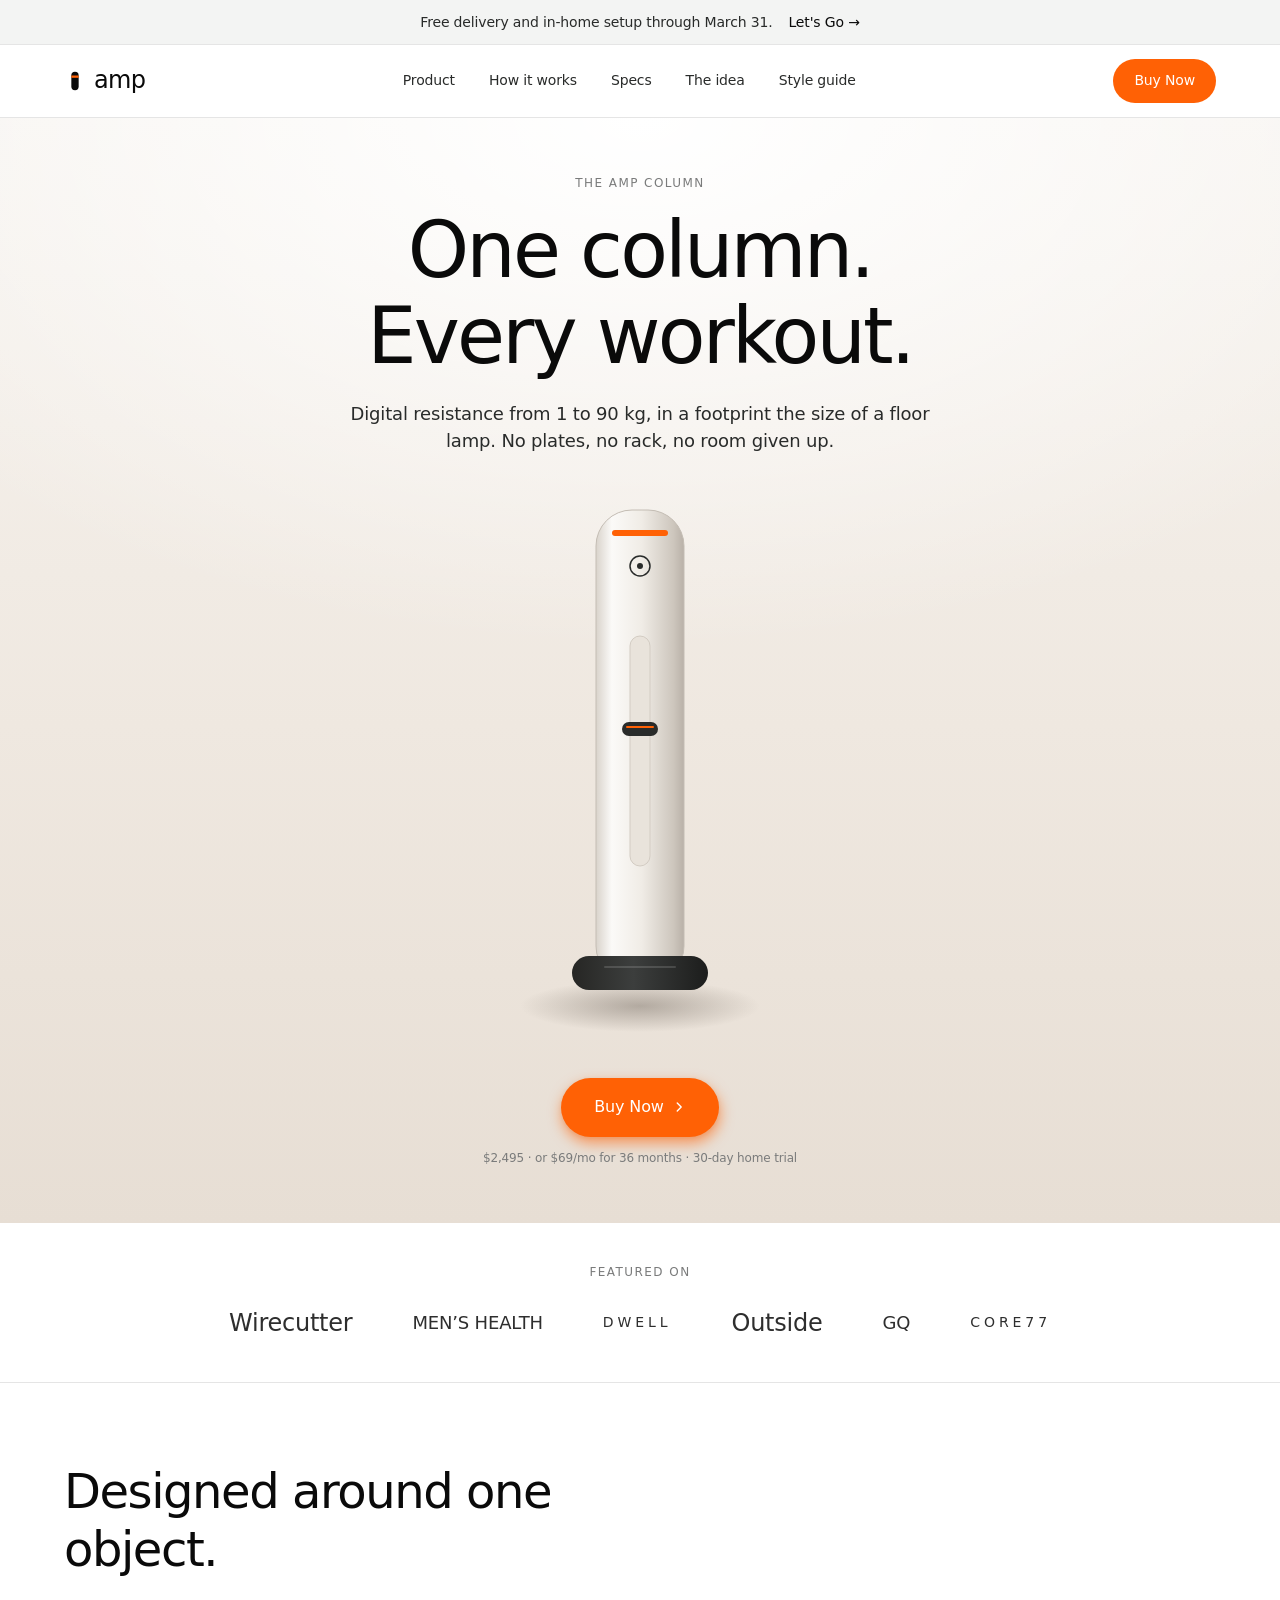
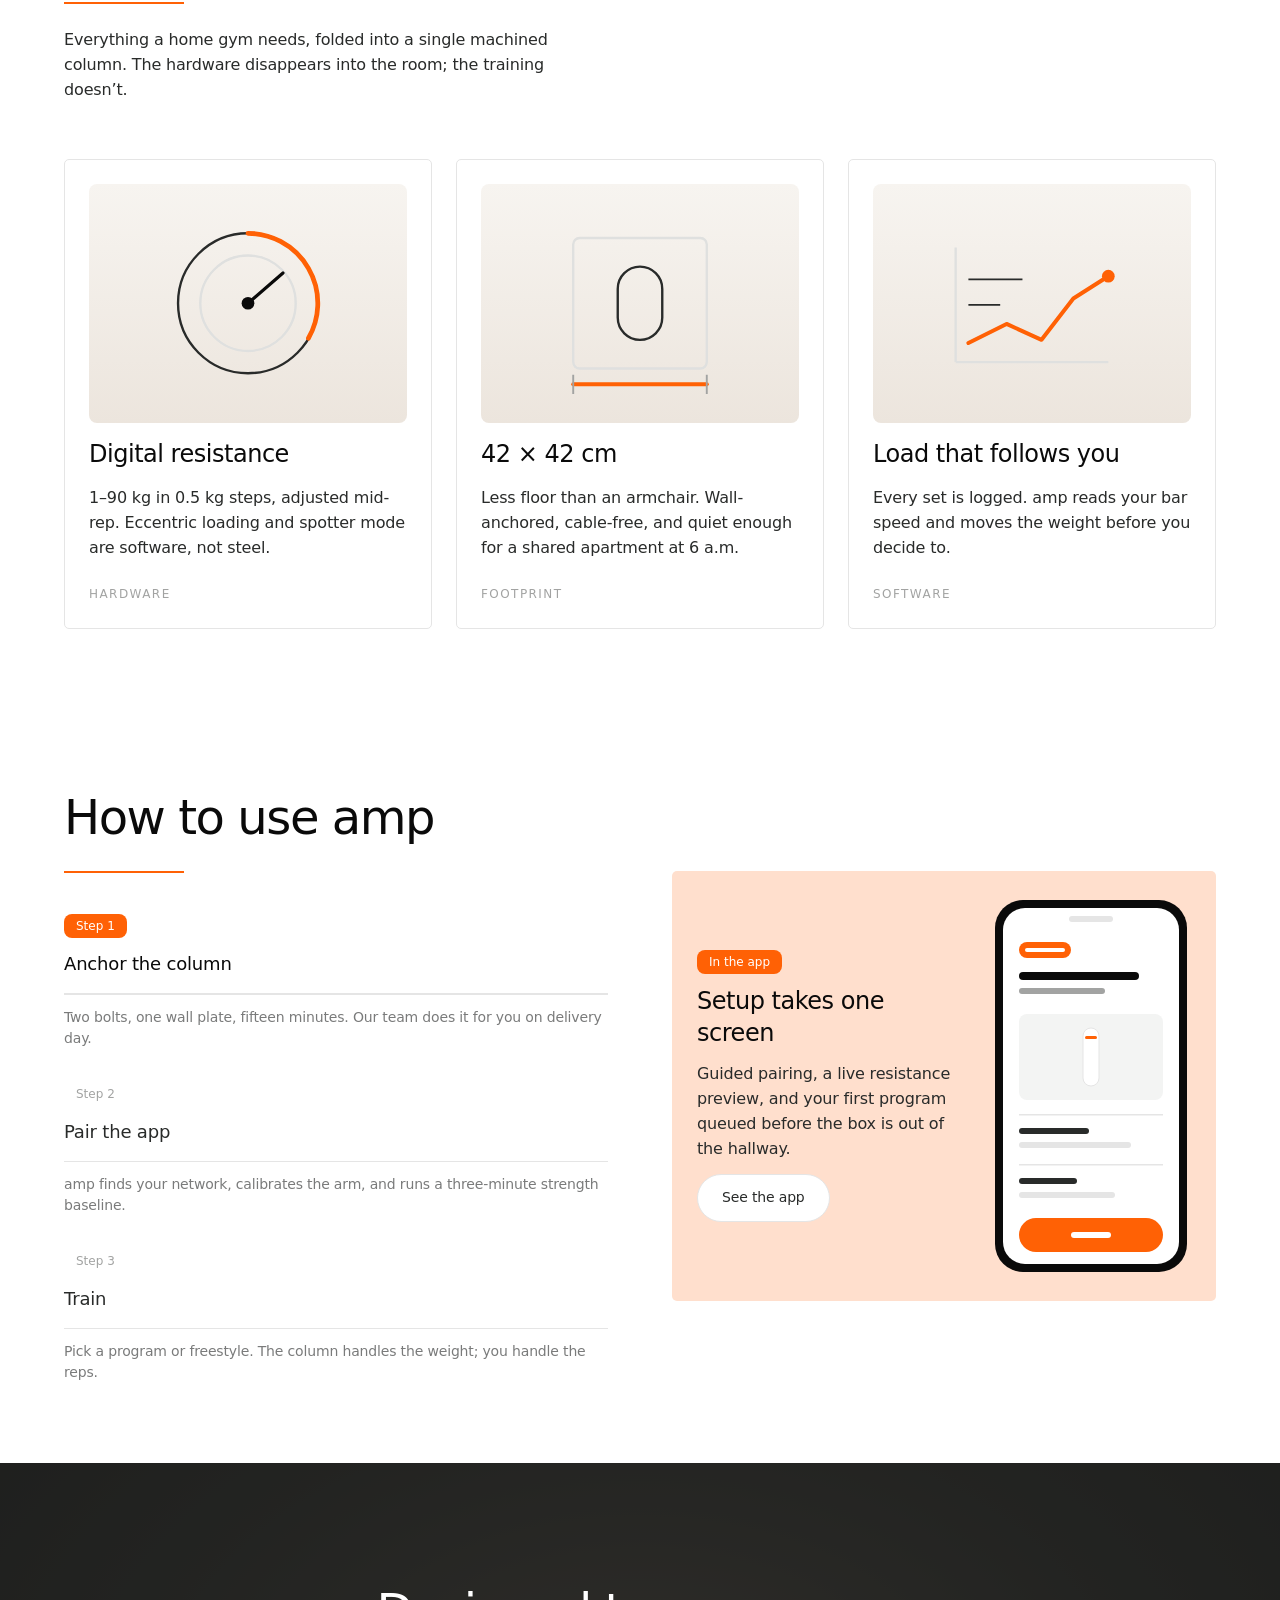
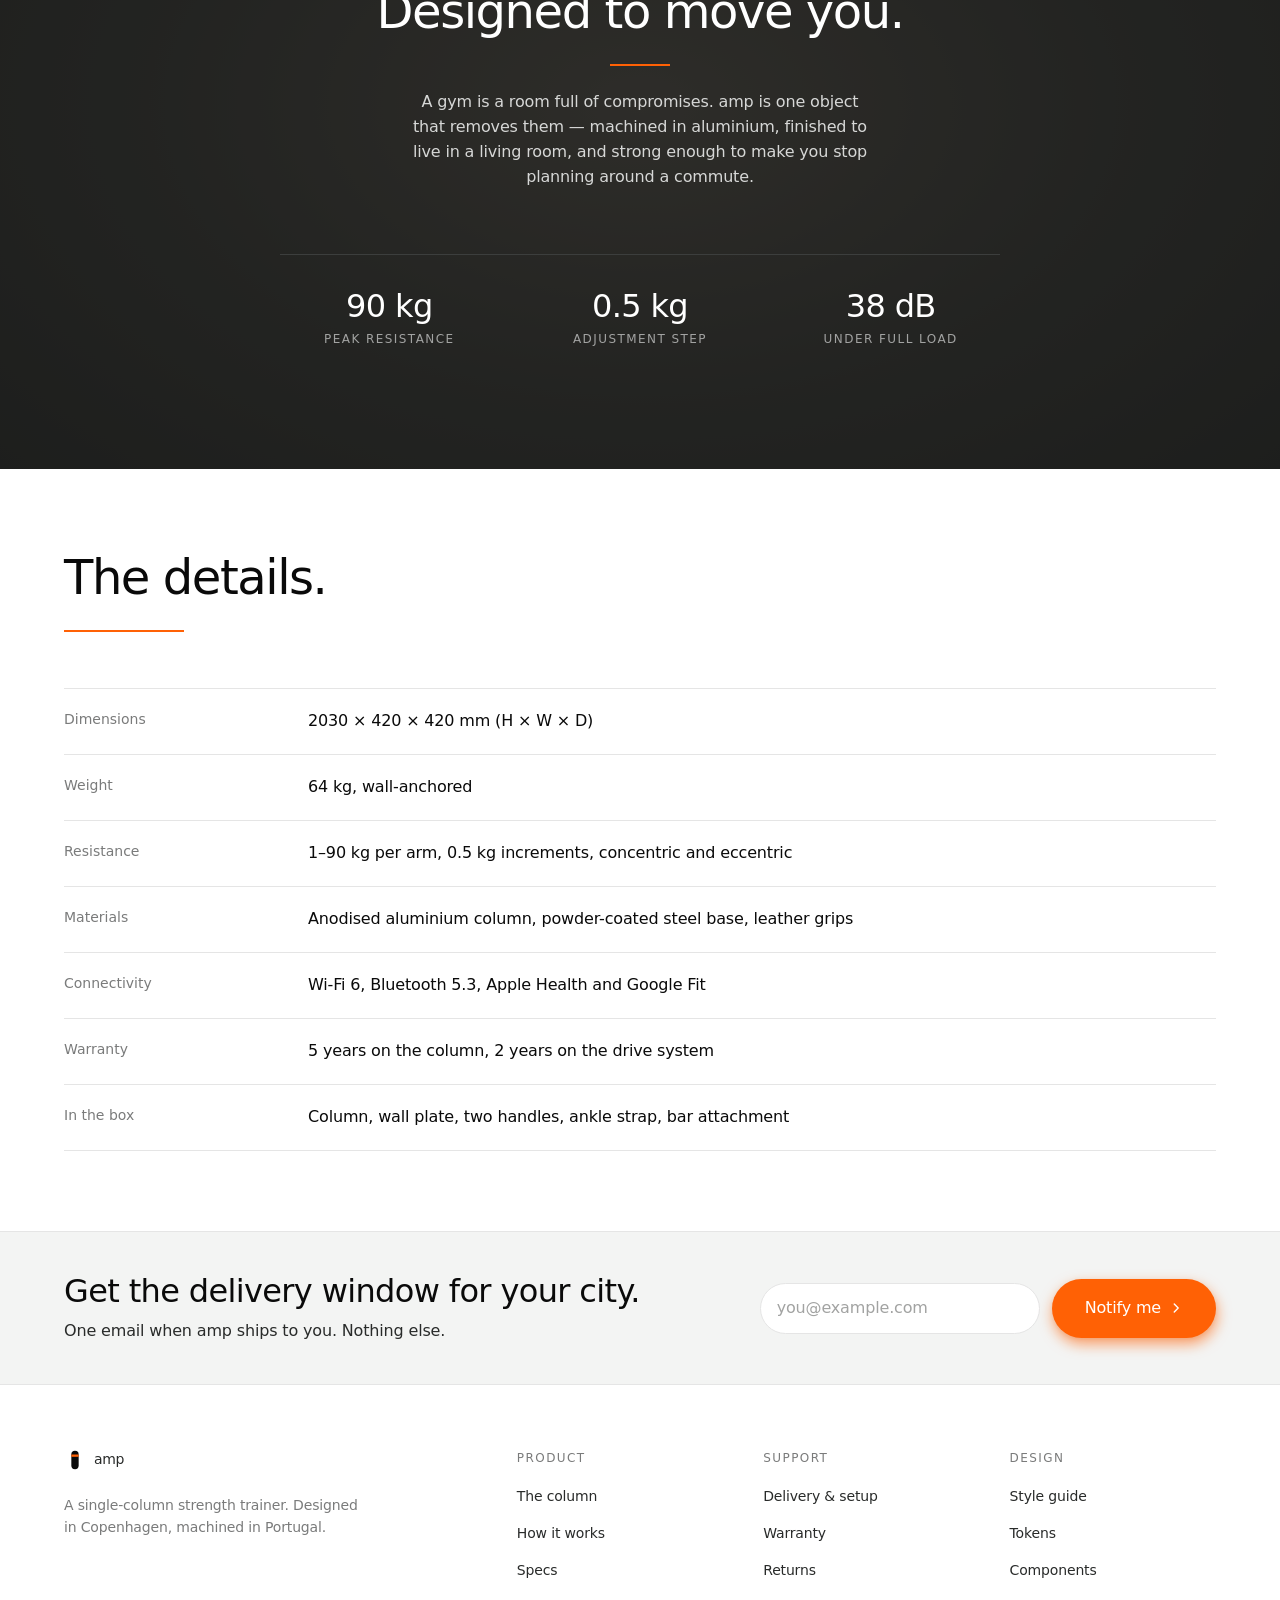
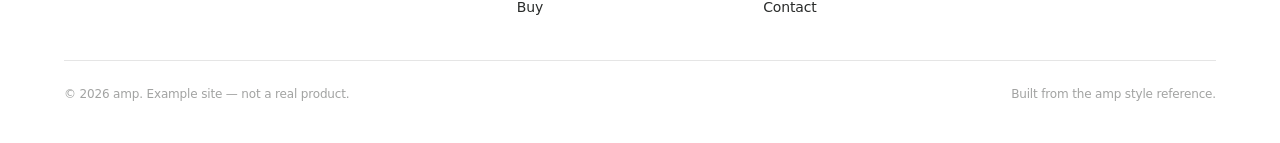
<file: site/index.html>
<!doctype html>
<html lang="en">
  <head>
    <meta charset="utf-8" />
    <meta name="viewport" content="width=device-width, initial-scale=1" />
    <title>amp — one column. every workout.</title>
    <meta
      name="description"
      content="amp is a single-column strength trainer with digital resistance. One object, one accent, one confident system."
    />
    <link rel="stylesheet" href="styles.css" />
  </head>
  <body>
    <!-- Announcement bar -->
    <div class="announcement">
      <div class="shell announcement__inner">
        <span>Free delivery and in-home setup through March 31.</span>
        <a class="announcement__link" href="#buy">Let's Go &rarr;</a>
      </div>
    </div>

    <!-- Top navigation -->
    <header class="nav">
      <div class="shell nav__inner">
        <a class="logo" href="index.html" aria-label="amp home">
          <svg class="logo__mark" viewBox="0 0 24 24" fill="none" aria-hidden="true">
            <rect x="8" y="2" width="8" height="20" rx="4" fill="#0a0a0a" />
            <rect x="8" y="6" width="8" height="2.5" fill="#ff6105" />
          </svg>
          <span>amp</span>
        </a>

        <nav class="nav__links" aria-label="Primary">
          <a href="#product">Product</a>
          <a href="#how">How it works</a>
          <a href="#specs">Specs</a>
          <a href="#band">The idea</a>
          <a href="styleguide.html">Style guide</a>
        </nav>

        <a class="btn btn--nav" href="#buy">Buy Now</a>
      </div>
    </header>

    <main>
      <!-- Hero: full-viewport product, single CTA anchored bottom-center -->
      <section class="hero">
        <div class="hero__intro">
          <p class="eyebrow">The amp column</p>
          <h1 class="display">One column.<br />Every workout.</h1>
          <p class="hero__sub measure" style="margin-inline: auto">
            Digital resistance from 1 to 90 kg, in a footprint the size of a floor lamp.
            No plates, no rack, no room given up.
          </p>
        </div>

        <div class="hero__stage">
          <!-- The product is the hero: one object, shot isolated. -->
          <svg
            class="hero__product"
            viewBox="0 0 280 560"
            role="img"
            aria-label="The amp column, a floor-standing strength trainer"
          >
            <defs>
              <linearGradient id="bodyGrad" x1="0" y1="0" x2="1" y2="0">
                <stop offset="0%" stop-color="#d9d3cb" />
                <stop offset="18%" stop-color="#fbfaf8" />
                <stop offset="52%" stop-color="#f0ece6" />
                <stop offset="88%" stop-color="#cdc6bd" />
                <stop offset="100%" stop-color="#b9b1a8" />
              </linearGradient>
              <linearGradient id="baseGrad" x1="0" y1="0" x2="1" y2="0">
                <stop offset="0%" stop-color="#262624" />
                <stop offset="45%" stop-color="#3c3e3d" />
                <stop offset="100%" stop-color="#1c1d1c" />
              </linearGradient>
              <radialGradient id="floor" cx="50%" cy="50%" r="50%">
                <stop offset="0%" stop-color="rgba(60,50,40,0.32)" />
                <stop offset="100%" stop-color="rgba(60,50,40,0)" />
              </radialGradient>
            </defs>

            <ellipse cx="140" cy="520" rx="120" ry="26" fill="url(#floor)" />

            <!-- column -->
            <rect x="96" y="24" width="88" height="472" rx="36" fill="url(#bodyGrad)" />
            <rect
              x="96"
              y="24"
              width="88"
              height="472"
              rx="36"
              fill="none"
              stroke="#c4bdb4"
              stroke-width="1"
            />

            <!-- top cap + orange brand stroke -->
            <rect x="112" y="44" width="56" height="6" rx="3" fill="#ff6105" />
            <circle cx="140" cy="80" r="10" fill="none" stroke="#292b2a" stroke-width="1.5" />
            <circle cx="140" cy="80" r="3" fill="#292b2a" />

            <!-- handle track -->
            <rect x="130" y="150" width="20" height="230" rx="10" fill="#e9e3db" />
            <rect
              x="130"
              y="150"
              width="20"
              height="230"
              rx="10"
              fill="none"
              stroke="#d3ccc3"
              stroke-width="1"
            />
            <rect x="122" y="236" width="36" height="14" rx="7" fill="#292b2a" />
            <rect x="126" y="240" width="28" height="2" rx="1" fill="#ff6105" />

            <!-- base -->
            <rect x="72" y="470" width="136" height="34" rx="17" fill="url(#baseGrad)" />
            <rect x="104" y="480" width="72" height="2" rx="1" fill="rgba(255,255,255,0.14)" />
          </svg>
        </div>

        <div class="hero__cta" id="buy">
          <a class="btn btn--primary" href="#specs">
            Buy Now
            <svg class="chevron" viewBox="0 0 16 16" fill="none" aria-hidden="true">
              <path
                d="M6 3.5 10.5 8 6 12.5"
                stroke="currentColor"
                stroke-width="1.6"
                stroke-linecap="round"
                stroke-linejoin="round"
              />
            </svg>
          </a>
          <p class="hero__note">$2,495 &middot; or $69/mo for 36 months &middot; 30-day home trial</p>
        </div>
      </section>

      <!-- Press strip -->
      <section class="press">
        <div class="shell">
          <p class="eyebrow press__label">Featured on</p>
          <div class="press__row">
            <span class="press__logo press__logo--light">Wirecutter</span>
            <span class="press__logo">MEN&rsquo;S HEALTH</span>
            <span class="press__logo press__logo--wide">Dwell</span>
            <span class="press__logo press__logo--light">Outside</span>
            <span class="press__logo">GQ</span>
            <span class="press__logo press__logo--wide">Core77</span>
          </div>
        </div>
      </section>

      <!-- Editorial section + ghost card grid -->
      <section class="section" id="product">
        <div class="shell">
          <div class="section-head">
            <h2 class="heading-lg">Designed around one object.</h2>
            <hr class="rule" />
            <p class="section-head__body measure">
              Everything a home gym needs, folded into a single machined column. The
              hardware disappears into the room; the training doesn&rsquo;t.
            </p>
          </div>

          <div class="card-grid">
            <article class="card">
              <figure class="card__figure">
                <svg viewBox="0 0 200 150" role="img" aria-label="Digital resistance dial">
                  <circle cx="100" cy="75" r="44" fill="none" stroke="#292b2a" stroke-width="1.5" />
                  <circle cx="100" cy="75" r="30" fill="none" stroke="#dfe0df" stroke-width="1.5" />
                  <path
                    d="M100 31a44 44 0 0 1 38 66"
                    fill="none"
                    stroke="#ff6105"
                    stroke-width="3"
                    stroke-linecap="round"
                  />
                  <circle cx="100" cy="75" r="4" fill="#0a0a0a" />
                  <path d="M100 75 122 56" stroke="#0a0a0a" stroke-width="2" stroke-linecap="round" />
                </svg>
              </figure>
              <h3 class="heading-sm card__title">Digital resistance</h3>
              <p class="card__body">
                1&ndash;90 kg in 0.5 kg steps, adjusted mid-rep. Eccentric loading and
                spotter mode are software, not steel.
              </p>
              <p class="card__meta">Hardware</p>
            </article>

            <article class="card">
              <figure class="card__figure">
                <svg viewBox="0 0 200 150" role="img" aria-label="Footprint diagram">
                  <rect x="58" y="34" width="84" height="82" rx="4" fill="none" stroke="#dfe0df" stroke-width="1.5" />
                  <rect x="86" y="52" width="28" height="46" rx="14" fill="none" stroke="#292b2a" stroke-width="1.5" />
                  <path d="M58 126h84" stroke="#ff6105" stroke-width="2.5" stroke-linecap="round" />
                  <path d="M58 120v12M142 120v12" stroke="#a2a3a2" stroke-width="1.2" />
                </svg>
              </figure>
              <h3 class="heading-sm card__title">42 &times; 42 cm</h3>
              <p class="card__body">
                Less floor than an armchair. Wall-anchored, cable-free, and quiet enough
                for a shared apartment at 6 a.m.
              </p>
              <p class="card__meta">Footprint</p>
            </article>

            <article class="card">
              <figure class="card__figure">
                <svg viewBox="0 0 200 150" role="img" aria-label="Progress chart">
                  <path d="M52 112h96" stroke="#dfe0df" stroke-width="1.5" />
                  <path d="M52 40v72" stroke="#dfe0df" stroke-width="1.5" />
                  <path
                    d="M60 100 84 88l22 10 20-26 22-14"
                    fill="none"
                    stroke="#ff6105"
                    stroke-width="2.5"
                    stroke-linecap="round"
                    stroke-linejoin="round"
                  />
                  <circle cx="148" cy="58" r="4" fill="#ff6105" />
                  <path d="M60 76h20M60 60h34" stroke="#292b2a" stroke-width="1.2" />
                </svg>
              </figure>
              <h3 class="heading-sm card__title">Load that follows you</h3>
              <p class="card__body">
                Every set is logged. amp reads your bar speed and moves the weight before
                you decide to.
              </p>
              <p class="card__meta">Software</p>
            </article>
          </div>
        </div>
      </section>

      <!-- How to use: 50/50 step list + phone mockup -->
      <section class="section" id="how" style="background: var(--color-canvas-white)">
        <div class="shell split">
          <div>
            <div class="section-head">
              <h2 class="heading-lg">How to use amp</h2>
              <hr class="rule" />
            </div>

            <ol class="steps">
              <li class="step step--active">
                <span class="step__badge">Step 1</span>
                <h3 class="step__title">Anchor the column</h3>
                <p class="step__body">
                  Two bolts, one wall plate, fifteen minutes. Our team does it for you on
                  delivery day.
                </p>
              </li>
              <li class="step">
                <span class="step__badge">Step 2</span>
                <h3 class="step__title">Pair the app</h3>
                <p class="step__body">
                  amp finds your network, calibrates the arm, and runs a three-minute
                  strength baseline.
                </p>
              </li>
              <li class="step">
                <span class="step__badge">Step 3</span>
                <h3 class="step__title">Train</h3>
                <p class="step__body">
                  Pick a program or freestyle. The column handles the weight; you handle
                  the reps.
                </p>
              </li>
            </ol>
          </div>

          <!-- Featured peach card — one per section -->
          <article class="card card--featured">
            <div class="card__copy">
              <span class="step__badge" style="background: #ff6105; color: #fff; font-weight: 500"
                >In the app</span
              >
              <h3 class="heading-sm card__title">Setup takes one screen</h3>
              <p class="card__body">
                Guided pairing, a live resistance preview, and your first program queued
                before the box is out of the hallway.
              </p>
              <a class="btn btn--secondary" href="#specs">See the app</a>
            </div>

            <svg
              class="phone"
              viewBox="0 0 200 380"
              role="img"
              aria-label="amp app onboarding screen"
            >
              <rect x="4" y="4" width="192" height="372" rx="28" fill="#0a0a0a" />
              <rect x="12" y="12" width="176" height="356" rx="22" fill="#ffffff" />
              <rect x="78" y="20" width="44" height="6" rx="3" fill="#e5e5e5" />

              <rect x="28" y="46" width="52" height="16" rx="8" fill="#ff6105" />
              <rect x="34" y="52" width="40" height="4" rx="2" fill="#ffffff" />

              <rect x="28" y="76" width="120" height="8" rx="4" fill="#0a0a0a" />
              <rect x="28" y="92" width="86" height="6" rx="3" fill="#a2a3a2" />

              <rect x="28" y="118" width="144" height="86" rx="8" fill="#f3f4f3" />
              <rect x="92" y="132" width="16" height="58" rx="8" fill="#ffffff" stroke="#e5e5e5" />
              <rect x="94" y="140" width="12" height="3" rx="1.5" fill="#ff6105" />

              <rect x="28" y="218" width="144" height="1.5" fill="#e5e5e5" />
              <rect x="28" y="232" width="70" height="6" rx="3" fill="#292b2a" />
              <rect x="28" y="246" width="112" height="6" rx="3" fill="#e5e5e5" />

              <rect x="28" y="268" width="144" height="1.5" fill="#e5e5e5" />
              <rect x="28" y="282" width="58" height="6" rx="3" fill="#292b2a" />
              <rect x="28" y="296" width="96" height="6" rx="3" fill="#e5e5e5" />

              <rect x="28" y="322" width="144" height="34" rx="17" fill="#ff6105" />
              <rect x="80" y="336" width="40" height="6" rx="3" fill="#ffffff" />
            </svg>
          </article>
        </div>
      </section>

      <!-- Dark full-bleed feature band -->
      <section class="band" id="band">
        <div class="band__photo" aria-hidden="true"></div>
        <div class="band__scrim" aria-hidden="true"></div>
        <div class="shell band__inner">
          <h2 class="heading-lg">Designed to move you.</h2>
          <hr class="rule rule--center" />
          <p class="band__body">
            A gym is a room full of compromises. amp is one object that removes them &mdash;
            machined in aluminium, finished to live in a living room, and strong enough to
            make you stop planning around a commute.
          </p>

          <div class="band__stats">
            <div class="stat">
              <p class="stat__value">90 kg</p>
              <p class="stat__label">Peak resistance</p>
            </div>
            <div class="stat">
              <p class="stat__value">0.5 kg</p>
              <p class="stat__label">Adjustment step</p>
            </div>
            <div class="stat">
              <p class="stat__value">38 dB</p>
              <p class="stat__label">Under full load</p>
            </div>
          </div>
        </div>
      </section>

      <!-- Specs -->
      <section class="section" id="specs">
        <div class="shell">
          <div class="section-head">
            <h2 class="heading-lg">The details.</h2>
            <hr class="rule" />
          </div>

          <div class="specs">
            <div class="spec">
              <p class="spec__key">Dimensions</p>
              <p class="spec__value">2030 &times; 420 &times; 420 mm (H &times; W &times; D)</p>
            </div>
            <div class="spec">
              <p class="spec__key">Weight</p>
              <p class="spec__value">64 kg, wall-anchored</p>
            </div>
            <div class="spec">
              <p class="spec__key">Resistance</p>
              <p class="spec__value">1&ndash;90 kg per arm, 0.5 kg increments, concentric and eccentric</p>
            </div>
            <div class="spec">
              <p class="spec__key">Materials</p>
              <p class="spec__value">Anodised aluminium column, powder-coated steel base, leather grips</p>
            </div>
            <div class="spec">
              <p class="spec__key">Connectivity</p>
              <p class="spec__value">Wi-Fi 6, Bluetooth 5.3, Apple Health and Google Fit</p>
            </div>
            <div class="spec">
              <p class="spec__key">Warranty</p>
              <p class="spec__value">5 years on the column, 2 years on the drive system</p>
            </div>
            <div class="spec">
              <p class="spec__key">In the box</p>
              <p class="spec__value">Column, wall plate, two handles, ankle strap, bar attachment</p>
            </div>
          </div>
        </div>
      </section>

      <!-- Signup -->
      <section class="signup section--tight">
        <div class="shell signup__inner">
          <div>
            <h2 class="heading">Get the delivery window for your city.</h2>
            <p class="body" style="margin-top: var(--spacing-8)">
              One email when amp ships to you. Nothing else.
            </p>
          </div>

          <form class="field" onsubmit="return false">
            <label class="body-sm muted" for="email" style="position: absolute; left: -9999px"
              >Email address</label
            >
            <input class="input" id="email" type="email" placeholder="you@example.com" />
            <button class="btn btn--primary" type="submit">
              Notify me
              <svg class="chevron" viewBox="0 0 16 16" fill="none" aria-hidden="true">
                <path
                  d="M6 3.5 10.5 8 6 12.5"
                  stroke="currentColor"
                  stroke-width="1.6"
                  stroke-linecap="round"
                  stroke-linejoin="round"
                />
              </svg>
            </button>
          </form>
        </div>
      </section>
    </main>

    <!-- Footer -->
    <footer class="footer">
      <div class="shell">
        <div class="footer__grid">
          <div class="footer__col footer__brand">
            <a class="logo" href="index.html" aria-label="amp home">
              <svg class="logo__mark" viewBox="0 0 24 24" fill="none" aria-hidden="true">
                <rect x="8" y="2" width="8" height="20" rx="4" fill="#0a0a0a" />
                <rect x="8" y="6" width="8" height="2.5" fill="#ff6105" />
              </svg>
              <span>amp</span>
            </a>
            <p>
              A single-column strength trainer. Designed in Copenhagen, machined in
              Portugal.
            </p>
          </div>

          <div class="footer__col">
            <h3>Product</h3>
            <ul>
              <li><a href="#product">The column</a></li>
              <li><a href="#how">How it works</a></li>
              <li><a href="#specs">Specs</a></li>
              <li><a href="#buy">Buy</a></li>
            </ul>
          </div>

          <div class="footer__col">
            <h3>Support</h3>
            <ul>
              <li><a href="#specs">Delivery &amp; setup</a></li>
              <li><a href="#specs">Warranty</a></li>
              <li><a href="#specs">Returns</a></li>
              <li><a href="#specs">Contact</a></li>
            </ul>
          </div>

          <div class="footer__col">
            <h3>Design</h3>
            <ul>
              <li><a href="styleguide.html">Style guide</a></li>
              <li><a href="styleguide.html#tokens">Tokens</a></li>
              <li><a href="styleguide.html#components">Components</a></li>
            </ul>
          </div>
        </div>

        <div class="footer__base">
          <span>&copy; 2026 amp. Example site &mdash; not a real product.</span>
          <span>Built from the amp style reference.</span>
        </div>
      </div>
    </footer>
  </body>
</html>
</file>
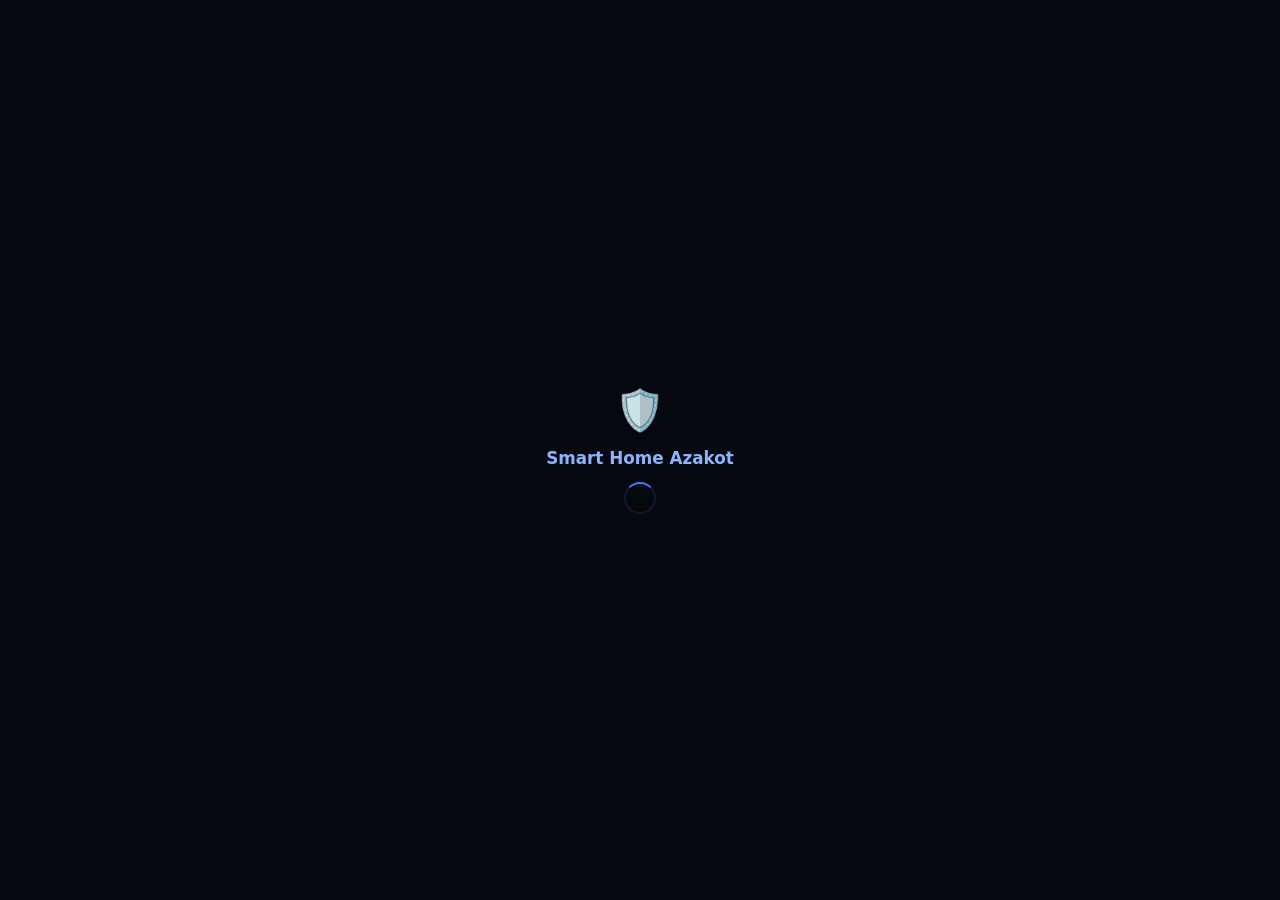
<file: docs/smart-home-azakot.html>
<!DOCTYPE html>
<html lang="he" dir="rtl">
<head>
<meta charset="UTF-8">
<meta name="viewport" content="width=device-width, initial-scale=1.0">
<title>Smart Home Azakot</title>
<style>
*,*::before,*::after{box-sizing:border-box;margin:0;padding:0}
:root{
  --red:#ff3030;--red-dim:rgba(255,48,48,0.12);--red-glow:rgba(255,48,48,0.4);
  --green:#00e676;--green-dim:rgba(0,230,118,0.1);
  --bg:#05090f;--s1:rgba(9,16,32,0.97);--s2:rgba(12,22,44,0.95);
  --b:rgba(255,255,255,0.065);--bb:rgba(61,126,255,0.2);
  --tx:#ccdaff;--tx2:rgba(204,218,255,0.38);
  --ac:#3d7eff;--ac2:#8b5cf6;
  --fn:system-ui,-apple-system,sans-serif;
}
html,body{width:100%;height:100%;background:var(--bg);color:var(--tx);font-family:var(--fn);overflow:hidden}
#app{display:grid;grid-template-rows:56px 1fr 38px;grid-template-columns:1fr 300px;height:100vh}

/* HEADER */
#hd{grid-column:1/-1;display:flex;align-items:center;justify-content:space-between;padding:0 18px;
  background:linear-gradient(180deg,rgba(3,6,15,.99),rgba(5,9,20,.92));border-bottom:1px solid var(--b);z-index:100}
#logo{display:flex;align-items:center;gap:10px}
.ls{width:32px;height:32px;background:linear-gradient(145deg,#0e265a,#060f2e);
  border:1px solid rgba(61,126,255,.45);border-radius:8px;display:flex;align-items:center;justify-content:center;font-size:15px}
.lt{font-size:.92em;font-weight:700;color:#9ec4ff;letter-spacing:.2px}
.lx{font-size:.66em;color:var(--tx2);margin-top:1px}
#sb{display:flex;align-items:center;gap:7px;padding:5px 14px;border-radius:100px;
  font-size:.82em;font-weight:700;transition:all .35s;
  border:1px solid rgba(0,230,118,.28);background:rgba(0,230,118,.07);color:var(--green)}
#sb.alert{border-color:rgba(255,48,48,.5);background:rgba(255,48,48,.1);color:var(--red);animation:bp 1.2s ease-in-out infinite}
@keyframes bp{0%,100%{box-shadow:0 0 0 0 transparent}50%{box-shadow:0 0 0 5px rgba(255,48,48,.18)}}
#sd{width:7px;height:7px;border-radius:50%;background:currentColor}
#sb.alert #sd{animation:bk .7s ease-in-out infinite}
@keyframes bk{0%,100%{opacity:1}50%{opacity:.08}}
#ht{font-size:.78em;color:var(--tx2);font-variant-numeric:tabular-nums;letter-spacing:1.4px}

/* MAP AREA */
#ma{position:relative;background:radial-gradient(ellipse at 36% 36%,#070d1e,#030608);
  overflow:hidden;display:flex;align-items:center;justify-content:center}
#ma::before{content:'';position:absolute;inset:0;pointer-events:none;
  background-image:linear-gradient(rgba(61,126,255,.03) 1px,transparent 1px),linear-gradient(90deg,rgba(61,126,255,.03) 1px,transparent 1px);
  background-size:42px 42px}
#sc{position:absolute;left:0;right:0;height:1px;background:linear-gradient(90deg,transparent,rgba(61,126,255,.3),transparent);
  animation:scan 8s linear infinite;pointer-events:none;z-index:2}
@keyframes scan{0%{top:-1px}100%{top:100%}}
#sw{position:relative;z-index:3;width:100%;height:100%;display:flex;align-items:center;justify-content:center}
#im{height:calc(100vh - 94px);width:auto;max-height:100%}
.ml{font-size:9px;font-weight:600;fill:rgba(170,200,255,.42);text-anchor:middle;font-family:var(--fn)}
.c0{position:absolute;width:14px;height:14px;z-index:10;opacity:.3}
.c0.tl{top:9px;left:9px;border-top:1.5px solid var(--ac);border-left:1.5px solid var(--ac)}
.c0.tr{top:9px;right:9px;border-top:1.5px solid var(--ac);border-right:1.5px solid var(--ac)}
.c0.bl{bottom:9px;left:9px;border-bottom:1.5px solid var(--ac);border-left:1.5px solid var(--ac)}
.c0.br{bottom:9px;right:9px;border-bottom:1.5px solid var(--ac);border-right:1.5px solid var(--ac)}

/* Tooltip on map */
#mtt{position:absolute;z-index:20;background:rgba(8,14,30,.96);border:1px solid rgba(255,48,48,.4);
  border-radius:8px;padding:7px 12px;font-size:.76em;color:#ffcccc;pointer-events:none;
  white-space:nowrap;display:none;backdrop-filter:blur(10px)}

/* PANEL */
#pn{background:var(--s1);border-right:1px solid var(--b);display:flex;flex-direction:column;overflow:hidden}
.ps{padding:12px 15px;border-bottom:1px solid var(--b);flex-shrink:0}
.pt{font-size:.62em;font-weight:700;color:var(--tx2);letter-spacing:2px;text-transform:uppercase;
  display:flex;align-items:center;gap:6px;margin-bottom:9px}
.pt::before{content:'';width:2px;height:11px;border-radius:1px;background:var(--ac);flex-shrink:0}
.pt.red::before{background:var(--red)}
#at{font-size:1.2em;font-weight:900;color:var(--green);line-height:1.25;letter-spacing:-.2px}
#at.active{color:var(--red)}
#ah{font-size:.76em;color:var(--tx2);margin-top:7px;line-height:1.6;padding-top:7px;border-top:1px solid var(--b);display:none}
#zsc{overflow-y:auto;flex:1;scrollbar-width:thin;scrollbar-color:rgba(255,255,255,.06) transparent}
#zl{padding:8px 14px;display:flex;flex-direction:column;gap:4px}
.zr{display:flex;align-items:center;gap:7px;padding:7px 9px;
  background:rgba(255,40,40,.065);border:1px solid rgba(255,50,50,.18);
  border-radius:7px;font-size:.82em;color:#ffb8b8;cursor:pointer;transition:background .15s}
.zr:hover{background:rgba(255,40,40,.12)}
.zp{width:5px;height:5px;border-radius:50%;background:var(--red);box-shadow:0 0 5px var(--red);flex-shrink:0;animation:bk .85s ease-in-out infinite}
.na{text-align:center;padding:24px 10px;color:var(--green)}
.na .bi{font-size:1.9em;margin-bottom:7px}
.na .bm{font-size:.85em;font-weight:600}
.na .bs{font-size:.71em;color:var(--tx2);margin-top:3px}
#sg{display:grid;grid-template-columns:1fr 1fr;gap:7px;padding:10px 14px;border-bottom:1px solid var(--b);flex-shrink:0}
.sb2{background:var(--s2);border:1px solid var(--b);border-radius:9px;padding:9px 11px}
.sv{font-size:1.65em;font-weight:900;color:var(--ac);line-height:1}
.sv.r{color:var(--red)}.sv.p{color:var(--ac2)}
.sl{font-size:.65em;color:var(--tx2);margin-top:2px}
#lk{display:grid;grid-template-columns:1fr 1fr 1fr;gap:5px;padding:8px 10px;border-bottom:1px solid var(--b);flex-shrink:0}
.lt2{display:flex;flex-direction:column;align-items:center;gap:3px;padding:8px 3px;
  background:rgba(61,126,255,.055);border:1px solid rgba(61,126,255,.12);border-radius:9px;
  text-decoration:none;cursor:pointer;transition:all .16s;color:var(--tx)}
.lt2:hover{background:rgba(61,126,255,.13);border-color:rgba(61,126,255,.32);transform:translateY(-1px)}
.lt2 .ti{font-size:1.25em}.lt2 .tl{font-size:.6em;font-weight:600;color:#7aafff;text-align:center}
#hs{flex:1;overflow:hidden;display:flex;flex-direction:column;min-height:0}
#hsc{overflow-y:auto;flex:1;scrollbar-width:thin;scrollbar-color:rgba(255,255,255,.06) transparent;padding:6px 10px}
.hr{display:flex;justify-content:space-between;align-items:center;padding:5px 7px;
  border-radius:5px;font-size:.73em;border-bottom:1px solid rgba(255,255,255,.035)}
.hr:hover{background:rgba(255,255,255,.025)}.ht2{color:var(--tx2);font-variant-numeric:tabular-nums}
.ha{color:var(--tx);font-weight:500;max-width:170px;overflow:hidden;text-overflow:ellipsis;white-space:nowrap}
.hb{font-size:.6em;padding:1px 5px;border-radius:3px;background:rgba(255,48,48,.12);color:#ff8888;flex-shrink:0}

/* BOTTOM */
#bt{grid-column:1/-1;display:flex;align-items:center;justify-content:space-between;
  padding:0 16px;background:rgba(3,6,15,.99);border-top:1px solid var(--b);
  font-size:.67em;color:var(--tx2)}
#ld{display:flex;align-items:center;gap:5px}
#ldot{width:5px;height:5px;border-radius:50%;background:var(--green);animation:lg 2s ease-in-out infinite}
@keyframes lg{0%,100%{opacity:1;box-shadow:0 0 4px var(--green)}50%{opacity:.28;box-shadow:none}}
#src{color:rgba(61,126,255,.5);font-size:.9em}

/* LOADING */
#loading{position:fixed;inset:0;background:var(--bg);z-index:9999;
  display:flex;flex-direction:column;align-items:center;justify-content:center;gap:14px;transition:opacity .55s}
.li{font-size:2.5em}.ln{font-size:1.05em;font-weight:700;color:#8ab4ff}
.ls2{width:32px;height:32px;border:2.5px solid rgba(61,126,255,.14);
  border-top-color:var(--ac);border-radius:50%;animation:spin .7s linear infinite}
@keyframes spin{to{transform:rotate(360deg)}}
.le{font-size:.78em;color:#ff6060;max-width:240px;text-align:center;display:none}
</style>
</head>
<body>
<div id="loading">
  <div class="li">🛡️</div>
  <div class="ln">Smart Home Azakot</div>
  <div class="ls2"></div>
  <div class="le" id="le"></div>
</div>

<div id="app">
  <header id="hd">
    <div id="logo">
      <div class="ls">🛡️</div>
      <div><div class="lt">Smart Home Azakot</div><div class="lx">מעקב אזעקות — פיקוד העורף</div></div>
    </div>
    <div id="sb"><div id="sd"></div><span id="st">מאתחל...</span></div>
    <div id="ht">--:--:--</div>
  </header>

  <main id="ma">
    <div class="c0 tl"></div><div class="c0 tr"></div>
    <div class="c0 bl"></div><div class="c0 br"></div>
    <div id="sc"></div>
    <div id="mtt" id="mtt"></div>
    <div id="sw">
      <svg id="im" viewBox="0 0 400 640" xmlns="http://www.w3.org/2000/svg">
        <defs>
          <filter id="g1"><feGaussianBlur stdDeviation="2.5" result="b"/><feMerge><feMergeNode in="b"/><feMergeNode in="SourceGraphic"/></feMerge></filter>
          <filter id="g2"><feGaussianBlur stdDeviation="5" result="b"/><feMerge><feMergeNode in="b"/><feMergeNode in="SourceGraphic"/></feMerge></filter>
          <radialGradient id="bg" cx="50%" cy="38%" r="58%">
            <stop offset="0%" stop-color="#0b1d48" stop-opacity=".55"/>
            <stop offset="100%" stop-color="#030608" stop-opacity=".08"/>
          </radialGradient>
          <linearGradient id="bg2" x1="0%" y1="0%" x2="0%" y2="100%">
            <stop offset="0%" stop-color="#3d7eff" stop-opacity=".75"/>
            <stop offset="100%" stop-color="#6b21a8" stop-opacity=".38"/>
          </linearGradient>
          <style>@keyframes zp{0%{r:7;opacity:.85}100%{r:28;opacity:0}}</style>
        </defs>
        <rect width="300" height="620" fill="url(#bg)" rx="3"/>
        <!-- Israel outline -->
        <polygon
          points="118,28 132,22 148,20 165,22 182,20 196,24 212,28 228,32 245,40 256,58 260,80 258,100 254,118 260,138 264,152 268,165 262,185 255,205 250,228 248,248 252,270 255,290 258,310 255,330 250,348 245,365 242,390 235,420 228,450 220,478 212,505 205,530 195,555 185,578 182,592 175,595 168,592 162,585 155,570 148,548 140,522 130,490 120,460 112,432 105,405 100,380 97,360 96,342 96,325 97,308 100,290 104,270 106,252 105,235 108,218 110,200 112,182 114,165 112,148 110,135 116,120 122,106 118,90 120,75 120,58 118,42 118,28"
          fill="rgba(20,45,88,.52)" stroke="url(#bg2)" stroke-width="1.4" stroke-linejoin="round" filter="url(#g1)"/>
        <!-- Cities -->
        <circle cx="148" cy="248" r="2.5" fill="#3d7eff" opacity=".8" filter="url(#g1)"/>
        <text x="122" y="245" class="ml">ת"א</text>
        <circle cx="210" cy="270" r="2.5" fill="#7b61ff" opacity=".8" filter="url(#g1)"/>
        <text x="222" y="267" class="ml">י-ם</text>
        <circle cx="130" cy="140" r="2.5" fill="#3d7eff" opacity=".7" filter="url(#g1)"/>
        <text x="108" y="137" class="ml">חיפה</text>
        <circle cx="168" cy="398" r="2.5" fill="#3d7eff" opacity=".65" filter="url(#g1)"/>
        <text x="146" y="395" class="ml">ב"ש</text>
        <circle cx="172" cy="588" r="2.5" fill="#3d7eff" opacity=".55"/>
        <text x="152" y="605" class="ml">אילת</text>
        <circle cx="218" cy="40" r="2" fill="#3d7eff" opacity=".55"/>
        <text x="232" y="44" class="ml" font-size="8">ק.שמונה</text>
        <!-- Alert markers layer -->
        <g id="aml"></g>
        <!-- N + scale -->
        <text x="355" y="36" font-size="10" fill="rgba(61,126,255,.45)" font-weight="700" text-anchor="middle" font-family="system-ui">N</text>
        <text x="355" y="25" font-size="14" text-anchor="middle" fill="rgba(61,126,255,.4)">↑</text>
        <line x1="22" y1="618" x2="82" y2="618" stroke="rgba(61,126,255,.35)" stroke-width="1.2"/>
        <line x1="22" y1="614" x2="22" y2="622" stroke="rgba(61,126,255,.35)" stroke-width="1.2"/>
        <line x1="82" y1="614" x2="82" y2="622" stroke="rgba(61,126,255,.35)" stroke-width="1.2"/>
        <text x="52" y="630" font-size="7.5" fill="rgba(100,150,255,.38)" text-anchor="middle" font-family="system-ui">100 ק"מ</text>
        <text x="44" y="215" class="ml" font-size="7.5" fill="rgba(80,140,255,.2)">ים תיכון</text>
      </svg>
    </div>
  </main>

  <aside id="pn">
    <div class="ps">
      <div class="pt">סטטוס אזעקה</div>
      <div id="at">✅ אין אזעקה פעילה</div>
      <div id="ah"></div>
    </div>
    <div id="sg">
      <div class="sb2"><div class="sv r" id="sv1">0</div><div class="sl">אזורים פעילים</div></div>
      <div class="sb2"><div class="sv p" id="sv2">—</div><div class="sl">אזעקות 24 שע׳</div></div>
    </div>
    <div id="lk">
      <a class="lt2" href="https://www.oref.org.il/11226-he/Pakar.aspx" target="_blank"><span class="ti">🗺️</span><span class="tl">מפת oref</span></a>
      <a class="lt2" href="https://www.tzevaadom.co.il/historical" target="_blank"><span class="ti">📊</span><span class="tl">צופר — היסטוריה</span></a>
      <a class="lt2" href="https://oct7database.com/heatmap_by_time.html" target="_blank"><span class="ti">🌡️</span><span class="tl">מפת חום</span></a>
    </div>
    <div style="padding:8px 15px 3px;flex-shrink:0;display:flex;align-items:center;gap:6px;">
      <span style="width:2px;height:11px;border-radius:1px;background:var(--red);display:inline-block;"></span>
      <span style="font-size:.62em;font-weight:700;color:var(--tx2);letter-spacing:2px;text-transform:uppercase;">אזורים מוזהרים</span>
      <span id="zc" style="margin-right:auto;background:rgba(255,255,255,.045);border-radius:20px;padding:1px 7px;font-size:.67em;color:var(--tx2);">0</span>
    </div>
    <div id="zsc"><div id="zl">
      <div class="na"><div class="bi">🛡️</div><div class="bm">האזור שקט</div><div class="bs">אין אזעקות פעילות כרגע</div></div>
    </div></div>
    <div id="hs">
      <div style="padding:8px 15px 3px;flex-shrink:0;display:flex;align-items:center;gap:6px;">
        <span style="width:2px;height:11px;border-radius:1px;background:var(--ac2);display:inline-block;"></span>
        <span style="font-size:.62em;font-weight:700;color:var(--tx2);letter-spacing:2px;text-transform:uppercase;">היסטוריה</span>
        <span id="src" style="margin-right:auto;font-size:.6em;color:rgba(61,126,255,.45);">api.tzevaadom.co.il</span>
      </div>
      <div id="hsc"><div style="text-align:center;padding:14px;color:var(--tx2);font-size:.76em;">טוען...</div></div>
    </div>
  </aside>

  <div id="bt">
    <div id="ld"><div id="ldot"></div><span>Live · api.tzevaadom.co.il · poll 10s</span></div>
    <span id="lu">מאתחל...</span>
    <span>Smart Home Azakot</span>
  </div>
</div>

<script>
// Data sources — priority order:
// 1. HA sensors (same-origin, no CORS) — from our smart_home_azakot integration
// 2. CORS proxy fallback for testing outside HA
var HA_BASE = window.location.origin; // e.g. http://homeassistant.local:8123
var HA_TOKEN = null; // will be read from meta tag if available

// HA sensor entity IDs (from smart_home_azakot integration)
var HA_STATUS   = HA_BASE + '/api/states/binary_sensor.azakot_active';
var HA_ZONES    = HA_BASE + '/api/states/sensor.azakot_zones_list';
var HA_COUNT    = HA_BASE + '/api/states/sensor.azakot_zones_count';
var HA_CATEGORY = HA_BASE + '/api/states/sensor.azakot_category';
var HA_HISTORY  = HA_BASE + '/api/states/sensor.azakot_history_count';

// CORS proxy fallback (used when HA sensors not available)
var PROXY = 'https://corsproxy.io/?';
var API_LIVE    = PROXY + encodeURIComponent('https://api.tzevaadom.co.il/notifications');
var API_HISTORY = PROXY + encodeURIComponent('https://api.tzevaadom.co.il/alerts-history');

// City name → approximate SVG coords on our 300x620 map
var CITIES = {
  'תל אביב':      [148,248],'גוש דן':        [145,252],'רמת גן':       [155,246],
  'בני ברק':      [155,244],'חולון':         [140,258],'ראשון לציון':  [138,264],
  'בת ים':        [136,260],'גבעתיים':        [152,248],'פתח תקווה':   [158,244],
  'ירושלים':     [210,270],'מודיעין':        [185,268],'לוד':          [158,262],
  'רמלה':         [154,264],'יהוד':           [157,255],'אור יהודה':   [154,258],
  'ריינה':        [190,168],'כפר סבא':        [155,220],'הרצליה':      [142,228],
  'נתניה':        [138,216],'רעננה':          [145,224],'הוד השרון':   [148,222],
  'חיפה':        [128,140],'קריית שמונה':    [218,40], 'נהריה':        [118,92],
  'עכו':          [120,108],'נצרת':           [192,168],'טבריה':        [228,158],
  'צפת':          [220,88], 'כרמיאל':        [200,128],'עפולה':        [196,175],
  'מעלות':       [196,78], 'שלומי':          [188,72], 'נחריה':        [116,93],
  'ביתר עילית':  [205,285],'בית שמש':        [190,282],'מעלה אדומים': [228,278],
  'אשדוד':        [128,292],'אשקלון':        [120,308],'שדרות':        [112,322],
  'נתיבות':       [114,330],'אופקים':        [116,340],'באר שבע':      [168,398],
  'אילת':         [172,588],'רהט':           [162,408],'דימונה':       [195,412],
  'ים המלח':      [240,328],'ערד':           [205,396],'מצפה רמון':   [168,452],
  'עוטף עזה':    [108,312],'שדות נגב':       [112,330],'לכיש':         [135,300],
  'שרון':         [140,228],'השפלה':         [152,278],'מרחב עם':      [108,320],
  'גליל עליון':  [215,72], 'גליל תחתון':   [208,168],'כנרת':         [232,162],
  'גולן':         [248,148],'בקעה':          [235,272],'ערבה':         [205,490],
  'נגב':          [158,425],'חברון':         [215,308],'גוש עציון':   [210,290],
  'יריחו':        [238,296],'רמאללה':        [215,280],'טולכרם':       [172,196],
  'ג׳נין':       [196,188],'שכם':            [210,225],'קלנסווה':      [168,215],
  'כפר ורדים':   [200,122],'מגדל העמק':     [195,172],'עומר':         [172,392],
  'להבים':        [165,398],'ירוחם':         [162,438],'ניצנה':        [138,454],
};

function ge(id){return document.getElementById(id);}

function tick(){
  var t=new Date();
  ge('ht').textContent=t.toLocaleTimeString('he-IL',{hour:'2-digit',minute:'2-digit',second:'2-digit',hour12:false});
}
setInterval(tick,1000);tick();

var lastData=[];

// Try to get HA long-lived token from meta tag (injected by HA)
function getHAToken(){
  var m=document.querySelector('meta[name=ha-token]');
  return m?m.content:null;
}

async function fetchHA(url){
  var tok=getHAToken()||HA_TOKEN;
  var opts={cache:'no-store'};
  if(tok)opts.headers={'Authorization':'Bearer '+tok};
  var r=await fetch(url,opts);
  if(!r.ok)throw new Error('HA '+r.status);
  return r.json();
}

async function poll(){
  try{
    // Strategy 1: read our HA sensors (same-origin, always works from HA iframe)
    var st=await fetchHA(HA_STATUS);
    var isActive=(st.state==='on');
    var zones=[], cat='', countdown='';

    if(isActive){
      try{
        var zs=await fetchHA(HA_ZONES);
        var zStr=zs.attributes&&zs.attributes.zones?zs.attributes.zones:zs.state;
        if(Array.isArray(zStr))zones=zStr;
        else if(typeof zStr==='string'&&zStr!=='unknown')zones=zStr.split('•').map(function(s){return s.trim();}).filter(Boolean);
      }catch(e){}
      try{var cs=await fetchHA(HA_CATEGORY);cat=cs.state||'';}catch(e){}
    }
    renderLiveFromHA(isActive,zones,cat);
    ge('lu').textContent='מקור: HA · '+new Date().toLocaleTimeString('he-IL',{hour:'2-digit',minute:'2-digit',second:'2-digit'});
    ge('src').style.color='rgba(0,230,118,.45)';

  }catch(haErr){
    // Strategy 2: CORS proxy fallback (for testing outside HA)
    try{
      var rLive=await fetch(API_LIVE,{cache:'no-store'});
      if(!rLive.ok)throw new Error('proxy '+rLive.status);
      var live=await rLive.json();
      renderLive(live);
      ge('lu').textContent='מקור: proxy · '+new Date().toLocaleTimeString('he-IL',{hour:'2-digit',minute:'2-digit',second:'2-digit'});
      ge('src').style.color='rgba(255,180,0,.45)';
    }catch(proxyErr){
      ge('lu').textContent='שגיאה — בדוק חיבור';
      ge('src').style.color='rgba(255,80,80,.5)';
      console.warn('HA err:',haErr,'Proxy err:',proxyErr);
    }
  }
}

// Render from HA sensors
function renderLiveFromHA(isActive,zones,cat){
  var sb=ge('sb'),st=ge('st');
  if(isActive){
    sb.className='alert';
    st.textContent='🚨 אזעקה פעילה — '+zones.length+' אזורים';
  }else{
    sb.className='';
    st.textContent='✅ אין אזעקות פעילות';
  }
  var at=ge('at'),ah=ge('ah');
  if(isActive){
    at.className='active';
    at.textContent=cat||'אזעקה פעילה';
    ah.style.display='none';
  }else{
    at.className='';
    at.textContent='✅ אין אזעקה פעילה';
    ah.style.display='none';
  }
  ge('sv1').textContent=zones.length;
  ge('sv1').className='sv'+(zones.length?' r':'');
  ge('zc').textContent=zones.length+' אזורים';
  var zl=ge('zl');
  if(!zones.length){
    zl.innerHTML='<div class="na"><div class="bi">🛡️</div><div class="bm">האזור שקט</div><div class="bs">אין אזעקות פעילות</div></div>';
  }else{
    zl.innerHTML=zones.map(function(c){
      return '<div class="zr" onclick="highlightCity(''+c.replace(/'/g,"\'")+'')"><div class="zp"></div><span>'+c+'</span></div>';
    }).join('');
    renderMarkersFromLive(zones.map(function(c){return {name:c};}),zones,0);
  }
  if(!isActive)ge('aml').innerHTML='';
}

async function pollHistory(){
  // Try HA sensor for history count
  try{
    var hc=await fetchHA(HA_HISTORY);
    var cnt=parseInt(hc.state)||0;
    ge('sv2').textContent=cnt||'—';
    // history list from attributes
    if(hc.attributes&&hc.attributes.history){
      renderHistoryFromHA(hc.attributes.history);
      return;
    }
  }catch(e){}
  // Fallback: proxy
  try{
    var r=await fetch(API_HISTORY,{cache:'no-store'});
    if(!r.ok)return;
    var data=await r.json();
    lastData=data;
    var now=Math.floor(Date.now()/1000);
    var h24=0,cutoff=now-86400;
    data.forEach(function(ev){ev.alerts.forEach(function(a){if(a.time>cutoff)h24++;});});
    ge('sv2').textContent=h24||'—';
    renderHistory(data,now);
  }catch(e){console.warn('History error:',e);}
}

function renderHistoryFromHA(history){
  var hsc=ge('hsc');
  if(!history||!history.length){hsc.innerHTML='<div style="text-align:center;padding:14px;color:var(--tx2);font-size:.76em;">אין היסטוריה</div>';return;}
  hsc.innerHTML=history.slice(0,20).map(function(item){
    var t=item.time||'—', areas=item.area||item.areas||'—';
    if(Array.isArray(areas))areas=areas.slice(0,2).join(', ')+(areas.length>2?'...':'');
    return '<div class="hr"><span class="ht2">'+t+'</span><span class="ha">'+areas+'</span></div>';
  }).join('');
}

var THREAT={0:'ירי רקטות 🚀',1:'חדירת מחבלים ⚠️',2:'חומרים מסוכנים ☣️',3:'רעידת אדמה 🌍',4:'גל צונאמי 🌊',5:'כלי טיס עוין ✈️',6:'חדירת כלי טיס ✈️'};

function process(data){
  if(!Array.isArray(data)||!data.length)return;

  var now=Math.floor(Date.now()/1000);
  var latest=data[0];
  var latestTime=latest.alerts&&latest.alerts.length?latest.alerts[0].time:0;
  // get most recent alert time in the event
  var allT=latest.alerts.map(function(a){return a.time;});
  var maxT=Math.max.apply(null,allT);
  var isActive=(now-maxT)<ACTIVE_SECS;

  // Collect all unique cities in the most recent event
  var activeCities=[];
  var activeThreat=0;
  if(isActive){
    latest.alerts.forEach(function(a){
      activeThreat=a.threat;
      a.cities.forEach(function(c){if(activeCities.indexOf(c)<0)activeCities.push(c);});
    });
  }

  // Header + badge
  var sb=ge('sb'),st=ge('st');
  if(isActive){
    sb.className='alert';
    st.textContent='🚨 אזעקה פעילה — '+activeCities.length+' אזורים';
  }else{
    sb.className='';
    st.textContent='✅ אין אזעקות פעילות';
  }

  // Alert card
  var at=ge('at'),ah=ge('ah');
  if(isActive){
    at.className='active';
    at.textContent=(THREAT[activeThreat])||'אזעקה פעילה';
    var ago=now-maxT;
    ah.textContent='לפני '+ago+' שניות · '+activeCities.length+' אזורים';
    ah.style.display='block';
  }else{
    at.className='';
    at.textContent='✅ אין אזעקה פעילה';
    ah.style.display='none';
  }

  // Stats
  ge('sv1').textContent=activeCities.length;
  ge('sv1').className='sv'+(activeCities.length?' r':'');

  // Count 24h alerts
  var h24=0;
  var cutoff=now-86400;
  data.forEach(function(ev){ev.alerts.forEach(function(a){if(a.time>cutoff)h24++;});});
  ge('sv2').textContent=h24||'—';
  ge('zc').textContent=activeCities.length+' אזורים';

  // Zones list
  var zl=ge('zl');
  if(!activeCities.length){
    zl.innerHTML='<div class="na"><div class="bi">🛡️</div><div class="bm">האזור שקט</div><div class="bs">אין אזעקות פעילות</div></div>';
  }else{
    zl.innerHTML=activeCities.map(function(c){
      return '<div class="zr" onclick="highlightCity(\''+c.replace(/'/g,"\\'")+'\')"><div class="zp"></div><span>'+c+'</span></div>';
    }).join('');
  }

  // Map markers
  renderMarkers(activeCities,activeThreat);

  // History
  renderHistory(data,now);
}

// Convert real lat/lng to SVG coords (viewBox 0 0 400 640)
// Israel: lat ~29.5 (Eilat south) to 33.3 (Metula north), lng ~34.2 (west) to 35.9 (east)
function latLngToSvg(lat,lng){
  var svgX=Math.round((lng-34.0)/(36.2-34.0)*340+30);  // lng → x: 30..370
  var svgY=Math.round((33.5-lat)/(33.5-29.3)*580+30);  // lat → y: 30..610 (inverted)
  return [svgX, svgY];
}

function renderMarkersFromLive(live,cities,threat){
  var layer=ge('aml');
  layer.innerHTML='';
  var placed={};
  // Use real lat/lng when available (from /notifications)
  live.forEach(function(item,i){
    var city=item.name||item.value||'';
    if(!city)return;
    var c;
    if(item.lat&&item.lng){
      c=latLngToSvg(parseFloat(item.lat),parseFloat(item.lng));
    }else{
      c=findCoords(city);
    }
    var key=c[0]+','+c[1];
    if(placed[key])return; // dedupe same spot
    placed[key]=1;
    var x=c[0],y=c[1],d=(i*0.15).toFixed(2);
    layer.innerHTML+=
      '<circle cx="'+x+'" cy="'+y+'" r="7" fill="none" stroke="rgba(255,48,48,.55)" stroke-width="1.2"'+
      ' style="animation:zp 1.9s ease-out '+d+'s infinite;transform-origin:'+x+'px '+y+'px"/>'+
      '<circle cx="'+x+'" cy="'+y+'" r="4.5" fill="rgba(255,48,48,.22)" stroke="rgba(255,65,65,.75)" stroke-width="1" filter="url(#g2)"/>'+
      '<circle cx="'+x+'" cy="'+y+'" r="2.2" fill="#ff3030"/>'+
      '<title>'+city+'</title>';
  });
}

function findCoords(city){
  // exact match
  if(CITIES[city])return CITIES[city];
  // partial match
  var keys=Object.keys(CITIES);
  for(var i=0;i<keys.length;i++){
    var k=keys[i];
    if(city.indexOf(k)>=0||k.indexOf(city)>=0)return CITIES[k];
  }
  // fallback: scatter around center
  var seed=city.charCodeAt(0)%100;
  return [130+(seed%60),200+(seed*3)%200];
}

function highlightCity(city){
  var c=findCoords(city);
  var tt=ge('mtt');
  tt.textContent='⚠️ '+city;
  // position relative to SVG wrapper
  var wrap=ge('sw');
  var svg=ge('im');
  var svgRect=svg.getBoundingClientRect();
  var wrapRect=wrap.getBoundingClientRect();
  // convert SVG coords to pixel
  var scaleX=svgRect.width/300;
  var scaleY=svgRect.height/620;
  var px=(c[0]*scaleX)+svgRect.left-wrapRect.left;
  var py=(c[1]*scaleY)+svgRect.top-wrapRect.top-40;
  tt.style.left=px+'px';
  tt.style.top=py+'px';
  tt.style.display='block';
  setTimeout(function(){tt.style.display='none';},2500);
}

function renderHistory(data,now){
  var hsc=ge('hsc');
  if(!data.length){hsc.innerHTML='<div style="text-align:center;padding:14px;color:var(--tx2);font-size:.76em;">אין נתונים</div>';return;}
  var rows=[];
  data.slice(0,30).forEach(function(ev){
    ev.alerts.forEach(function(a){
      var t=new Date(a.time*1000).toLocaleTimeString('he-IL',{hour:'2-digit',minute:'2-digit'});
      var date=new Date(a.time*1000).toLocaleDateString('he-IL',{day:'2-digit',month:'2-digit'});
      var cities=a.cities.slice(0,2).join(', ')+(a.cities.length>2?'...':'');
      var threat=a.threat===5?'✈️':(a.threat===0?'🚀':'⚠️');
      var agoS=now-a.time;
      var agoTxt=agoS<3600?Math.floor(agoS/60)+'דק':'';
      rows.push('<div class="hr">'+
        '<span class="ht2">'+date+' '+t+'</span>'+
        '<span class="ha">'+threat+' '+cities+'</span>'+
        (agoTxt?'<span class="hb">'+agoTxt+'</span>':'')+
      '</div>');
    });
  });
  hsc.innerHTML=rows.join('')||'<div style="text-align:center;padding:14px;color:var(--tx2);font-size:.76em;">אין היסטוריה</div>';
}

async function init(){
  try{
    await Promise.all([poll(), pollHistory()]);
  }catch(e){ge('le').textContent='שגיאה: '+e.message;ge('le').style.display='block';}
  var ld=ge('loading');
  ld.style.opacity='0';
  setTimeout(function(){ld.style.display='none';},580);
  setInterval(poll,5000);       // live alerts — every 5 seconds
  setInterval(pollHistory,30000); // history — every 30 seconds
}
init();
</script>
</body>
</html>
</file>
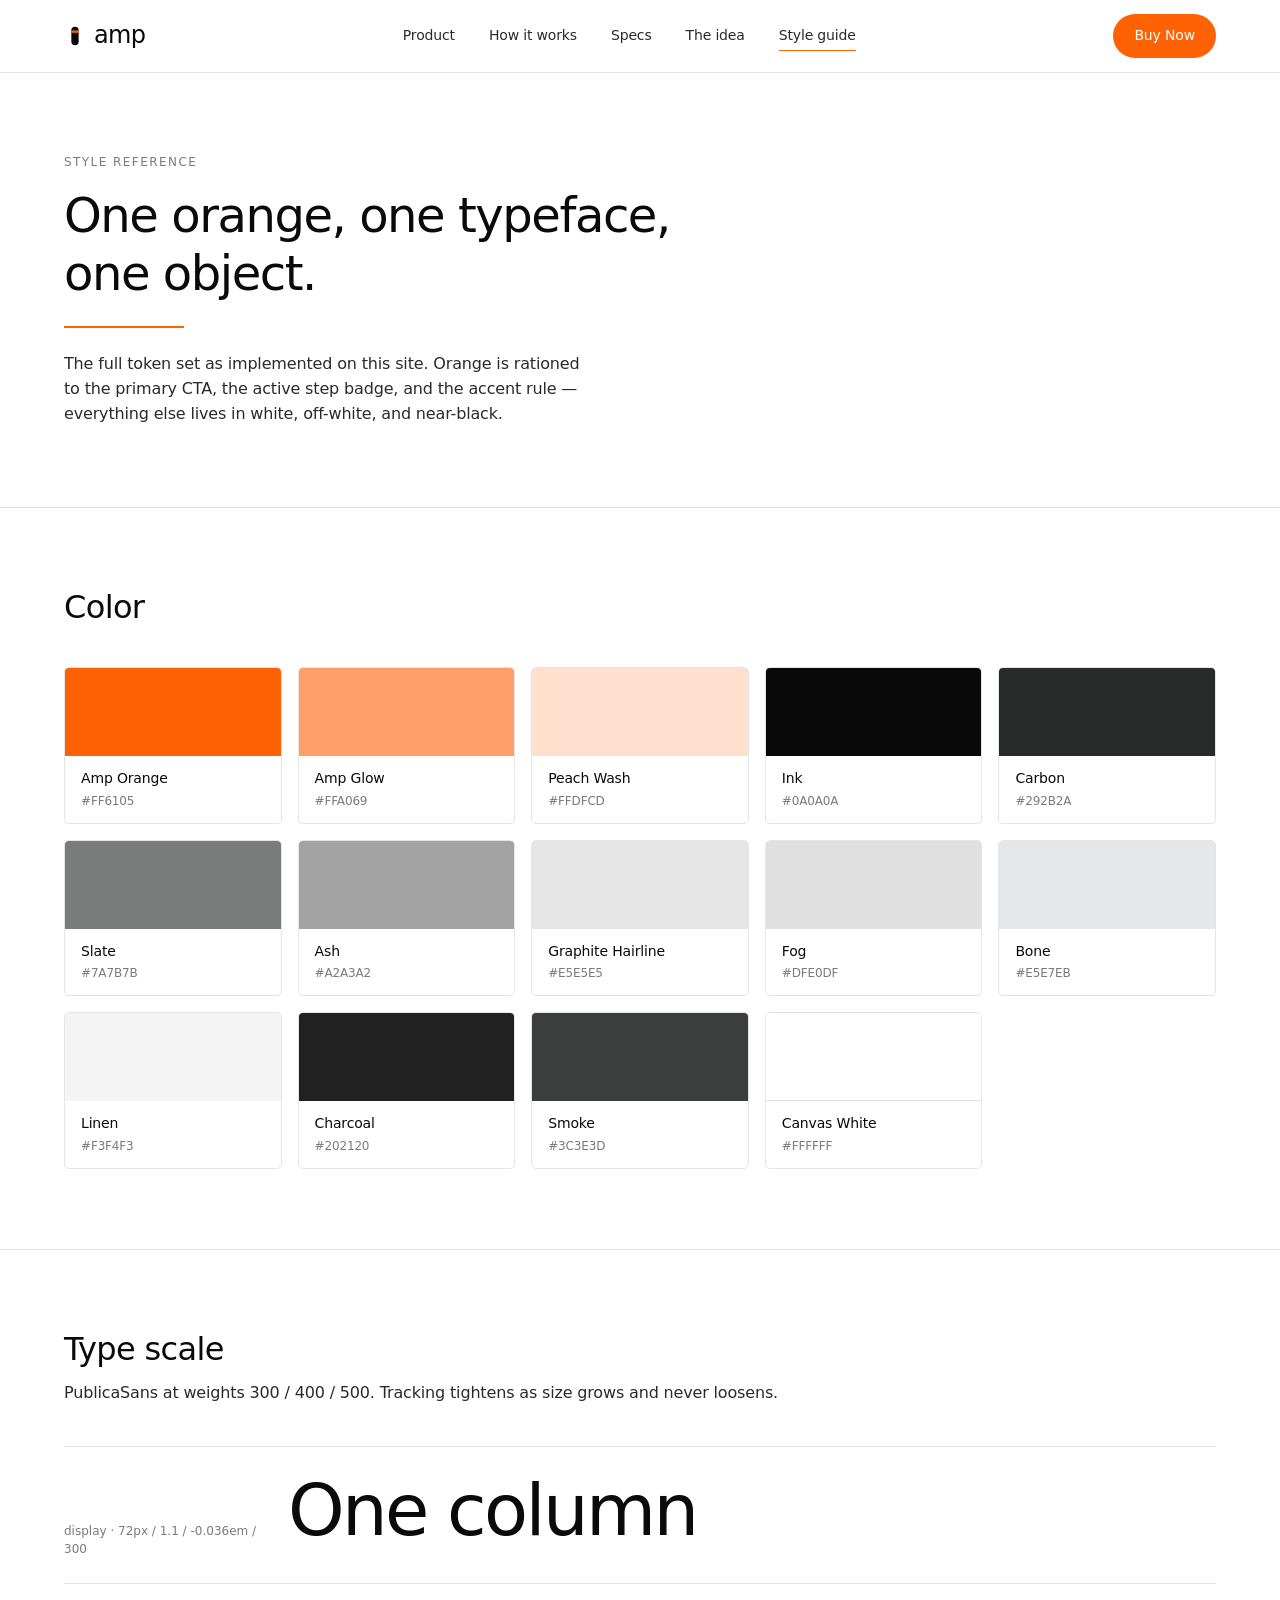
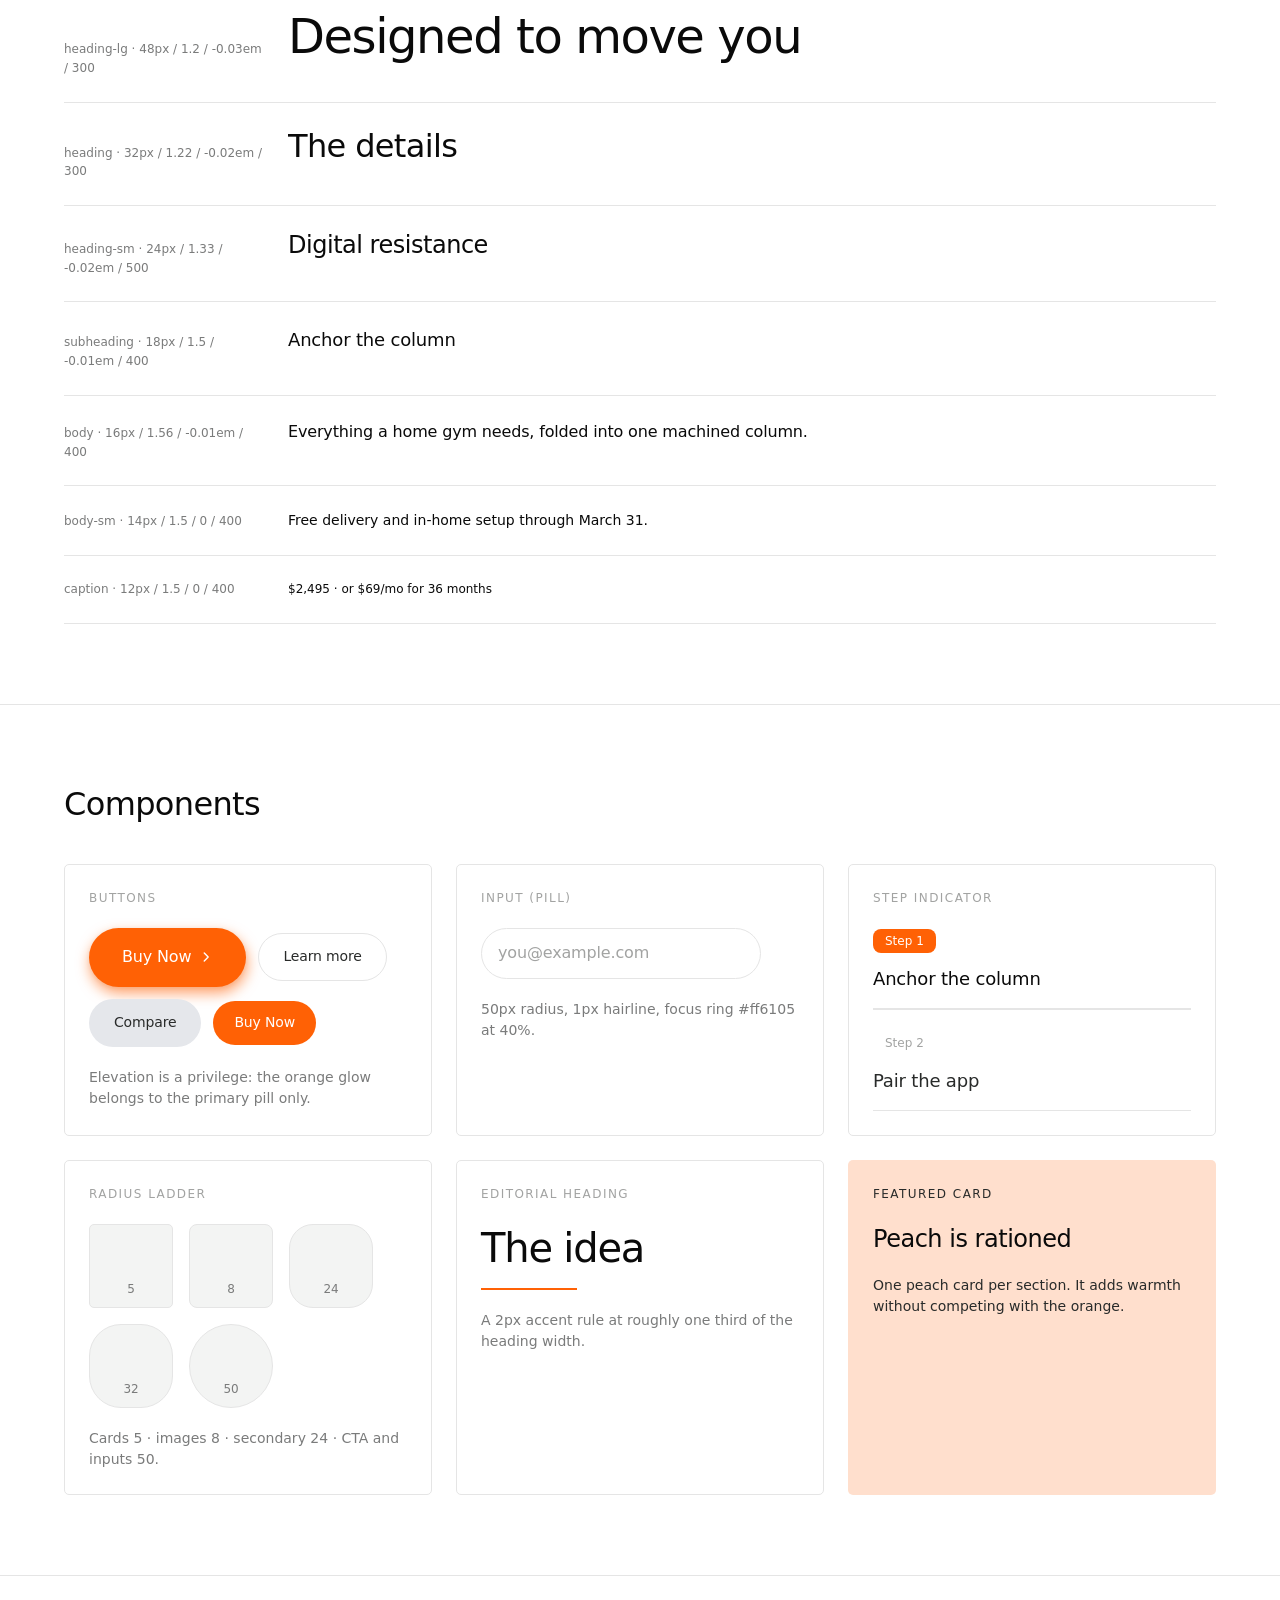
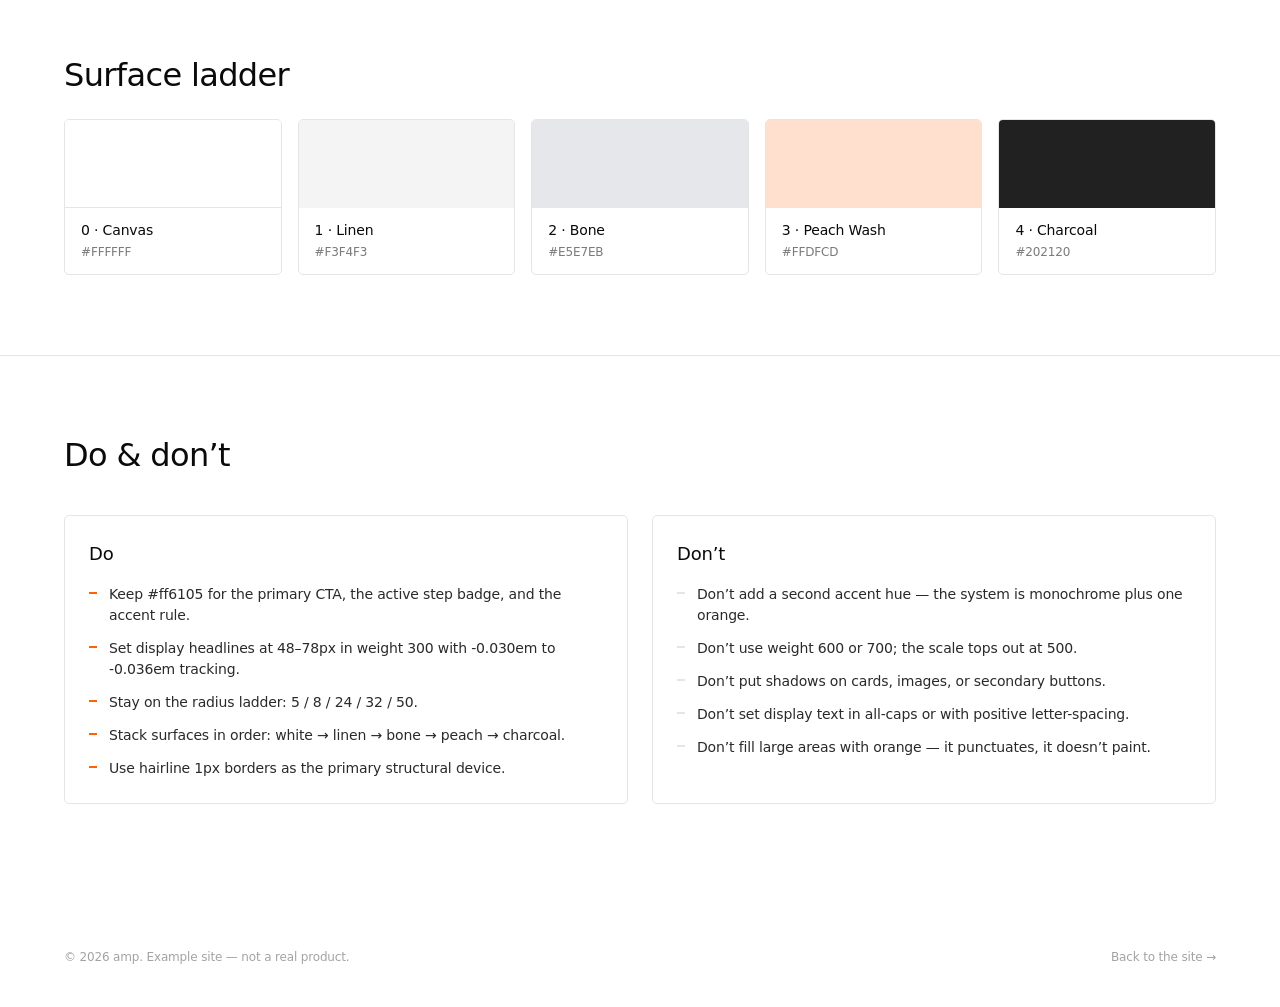
<file: site/styleguide.html>
<!doctype html>
<html lang="en">
  <head>
    <meta charset="utf-8" />
    <meta name="viewport" content="width=device-width, initial-scale=1" />
    <title>amp — style guide</title>
    <meta
      name="description"
      content="Tokens, type scale, and components from the amp style reference."
    />
    <link rel="stylesheet" href="styles.css" />
  </head>
  <body>
    <header class="nav">
      <div class="shell nav__inner">
        <a class="logo" href="index.html" aria-label="amp home">
          <svg class="logo__mark" viewBox="0 0 24 24" fill="none" aria-hidden="true">
            <rect x="8" y="2" width="8" height="20" rx="4" fill="#0a0a0a" />
            <rect x="8" y="6" width="8" height="2.5" fill="#ff6105" />
          </svg>
          <span>amp</span>
        </a>

        <nav class="nav__links" aria-label="Primary">
          <a href="index.html#product">Product</a>
          <a href="index.html#how">How it works</a>
          <a href="index.html#specs">Specs</a>
          <a href="index.html#band">The idea</a>
          <a href="styleguide.html" aria-current="page">Style guide</a>
        </nav>

        <a class="btn btn--nav" href="index.html#buy">Buy Now</a>
      </div>
    </header>

    <main>
      <section class="section">
        <div class="shell">
          <div class="section-head">
            <p class="eyebrow">Style reference</p>
            <h1 class="heading-lg" style="margin-top: var(--spacing-16)">
              One orange, one typeface, one object.
            </h1>
            <hr class="rule" />
            <p class="section-head__body measure">
              The full token set as implemented on this site. Orange is rationed to the
              primary CTA, the active step badge, and the accent rule &mdash; everything
              else lives in white, off-white, and near-black.
            </p>
          </div>
        </div>
      </section>

      <hr class="divider" />

      <!-- Colors -->
      <section class="section" id="tokens">
        <div class="shell">
          <h2 class="heading">Color</h2>

          <div class="swatches">
            <div class="swatch">
              <div class="swatch__chip" style="background: #ff6105"></div>
              <div class="swatch__meta">
                <span class="swatch__name">Amp Orange</span><span class="swatch__hex">#ff6105</span>
              </div>
            </div>
            <div class="swatch">
              <div class="swatch__chip" style="background: #ffa069"></div>
              <div class="swatch__meta">
                <span class="swatch__name">Amp Glow</span><span class="swatch__hex">#ffa069</span>
              </div>
            </div>
            <div class="swatch">
              <div class="swatch__chip" style="background: #ffdfcd"></div>
              <div class="swatch__meta">
                <span class="swatch__name">Peach Wash</span><span class="swatch__hex">#ffdfcd</span>
              </div>
            </div>
            <div class="swatch">
              <div class="swatch__chip" style="background: #0a0a0a"></div>
              <div class="swatch__meta">
                <span class="swatch__name">Ink</span><span class="swatch__hex">#0a0a0a</span>
              </div>
            </div>
            <div class="swatch">
              <div class="swatch__chip" style="background: #292b2a"></div>
              <div class="swatch__meta">
                <span class="swatch__name">Carbon</span><span class="swatch__hex">#292b2a</span>
              </div>
            </div>
            <div class="swatch">
              <div class="swatch__chip" style="background: #7a7b7b"></div>
              <div class="swatch__meta">
                <span class="swatch__name">Slate</span><span class="swatch__hex">#7a7b7b</span>
              </div>
            </div>
            <div class="swatch">
              <div class="swatch__chip" style="background: #a2a3a2"></div>
              <div class="swatch__meta">
                <span class="swatch__name">Ash</span><span class="swatch__hex">#a2a3a2</span>
              </div>
            </div>
            <div class="swatch">
              <div class="swatch__chip" style="background: #e5e5e5"></div>
              <div class="swatch__meta">
                <span class="swatch__name">Graphite Hairline</span
                ><span class="swatch__hex">#e5e5e5</span>
              </div>
            </div>
            <div class="swatch">
              <div class="swatch__chip" style="background: #dfe0df"></div>
              <div class="swatch__meta">
                <span class="swatch__name">Fog</span><span class="swatch__hex">#dfe0df</span>
              </div>
            </div>
            <div class="swatch">
              <div class="swatch__chip" style="background: #e5e7eb"></div>
              <div class="swatch__meta">
                <span class="swatch__name">Bone</span><span class="swatch__hex">#e5e7eb</span>
              </div>
            </div>
            <div class="swatch">
              <div class="swatch__chip" style="background: #f3f4f3"></div>
              <div class="swatch__meta">
                <span class="swatch__name">Linen</span><span class="swatch__hex">#f3f4f3</span>
              </div>
            </div>
            <div class="swatch">
              <div class="swatch__chip" style="background: #202120"></div>
              <div class="swatch__meta">
                <span class="swatch__name">Charcoal</span><span class="swatch__hex">#202120</span>
              </div>
            </div>
            <div class="swatch">
              <div class="swatch__chip" style="background: #3c3e3d"></div>
              <div class="swatch__meta">
                <span class="swatch__name">Smoke</span><span class="swatch__hex">#3c3e3d</span>
              </div>
            </div>
            <div class="swatch">
              <div class="swatch__chip" style="background: #ffffff; border-bottom: 1px solid #e5e5e5"></div>
              <div class="swatch__meta">
                <span class="swatch__name">Canvas White</span
                ><span class="swatch__hex">#ffffff</span>
              </div>
            </div>
          </div>
        </div>
      </section>

      <hr class="divider" />

      <!-- Type scale -->
      <section class="section">
        <div class="shell">
          <h2 class="heading">Type scale</h2>
          <p class="body" style="margin-top: var(--spacing-12)">
            PublicaSans at weights 300 / 400 / 500. Tracking tightens as size grows and
            never loosens.
          </p>

          <div style="margin-top: var(--spacing-40); border-top: 1px solid var(--color-graphite-hairline)">
            <div class="type-row">
              <p class="type-row__meta">display &middot; 72px / 1.1 / -0.036em / 300</p>
              <p class="type-row__sample display" style="font-size: 72px">One column</p>
            </div>
            <div class="type-row">
              <p class="type-row__meta">heading-lg &middot; 48px / 1.2 / -0.03em / 300</p>
              <p class="type-row__sample heading-lg" style="font-size: 48px">Designed to move you</p>
            </div>
            <div class="type-row">
              <p class="type-row__meta">heading &middot; 32px / 1.22 / -0.02em / 300</p>
              <p class="type-row__sample heading">The details</p>
            </div>
            <div class="type-row">
              <p class="type-row__meta">heading-sm &middot; 24px / 1.33 / -0.02em / 500</p>
              <p class="type-row__sample heading-sm">Digital resistance</p>
            </div>
            <div class="type-row">
              <p class="type-row__meta">subheading &middot; 18px / 1.5 / -0.01em / 400</p>
              <p class="type-row__sample subheading">Anchor the column</p>
            </div>
            <div class="type-row">
              <p class="type-row__meta">body &middot; 16px / 1.56 / -0.01em / 400</p>
              <p class="type-row__sample">Everything a home gym needs, folded into one machined column.</p>
            </div>
            <div class="type-row">
              <p class="type-row__meta">body-sm &middot; 14px / 1.5 / 0 / 400</p>
              <p class="type-row__sample body-sm">Free delivery and in-home setup through March 31.</p>
            </div>
            <div class="type-row">
              <p class="type-row__meta">caption &middot; 12px / 1.5 / 0 / 400</p>
              <p class="type-row__sample body-sm" style="font-size: 12px">
                $2,495 &middot; or $69/mo for 36 months
              </p>
            </div>
          </div>
        </div>
      </section>

      <hr class="divider" />

      <!-- Components -->
      <section class="section" id="components">
        <div class="shell">
          <h2 class="heading">Components</h2>

          <div class="demo-grid">
            <div class="demo">
              <p class="demo__label">Buttons</p>
              <div class="demo__stage">
                <button class="btn btn--primary" type="button">
                  Buy Now
                  <svg class="chevron" viewBox="0 0 16 16" fill="none" aria-hidden="true">
                    <path
                      d="M6 3.5 10.5 8 6 12.5"
                      stroke="currentColor"
                      stroke-width="1.6"
                      stroke-linecap="round"
                      stroke-linejoin="round"
                    />
                  </svg>
                </button>
                <button class="btn btn--secondary" type="button">Learn more</button>
                <button class="btn btn--ghost" type="button">Compare</button>
                <button class="btn btn--nav" type="button">Buy Now</button>
              </div>
              <p class="body-sm muted">
                Elevation is a privilege: the orange glow belongs to the primary pill only.
              </p>
            </div>

            <div class="demo">
              <p class="demo__label">Input (pill)</p>
              <div class="demo__stage">
                <input class="input" type="email" placeholder="you@example.com" aria-label="Email" />
              </div>
              <p class="body-sm muted">50px radius, 1px hairline, focus ring #ff6105 at 40%.</p>
            </div>

            <div class="demo">
              <p class="demo__label">Step indicator</p>
              <ol class="steps" style="margin-top: 0; gap: var(--spacing-20)">
                <li class="step step--active">
                  <span class="step__badge">Step 1</span>
                  <h3 class="step__title">Anchor the column</h3>
                </li>
                <li class="step">
                  <span class="step__badge">Step 2</span>
                  <h3 class="step__title">Pair the app</h3>
                </li>
              </ol>
            </div>

            <div class="demo">
              <p class="demo__label">Radius ladder</p>
              <div class="radius-ladder">
                <div class="radius-ladder__item" style="border-radius: 5px">5</div>
                <div class="radius-ladder__item" style="border-radius: 8px">8</div>
                <div class="radius-ladder__item" style="border-radius: 24px">24</div>
                <div class="radius-ladder__item" style="border-radius: 32px">32</div>
                <div class="radius-ladder__item" style="border-radius: 50px">50</div>
              </div>
              <p class="body-sm muted">Cards 5 &middot; images 8 &middot; secondary 24 &middot; CTA and inputs 50.</p>
            </div>

            <div class="demo">
              <p class="demo__label">Editorial heading</p>
              <div>
                <h3 class="heading-lg" style="font-size: 40px">The idea</h3>
                <hr class="rule" style="margin-top: var(--spacing-16); width: 96px" />
              </div>
              <p class="body-sm muted">
                A 2px accent rule at roughly one third of the heading width.
              </p>
            </div>

            <div class="demo" style="background: var(--color-peach-wash); border-color: transparent">
              <p class="demo__label" style="color: var(--color-carbon)">Featured card</p>
              <h3 class="heading-sm">Peach is rationed</h3>
              <p class="body-sm" style="color: var(--color-carbon)">
                One peach card per section. It adds warmth without competing with the
                orange.
              </p>
            </div>
          </div>
        </div>
      </section>

      <hr class="divider" />

      <!-- Surfaces -->
      <section class="section">
        <div class="shell">
          <h2 class="heading">Surface ladder</h2>
          <div class="swatches" style="margin-top: var(--spacing-24)">
            <div class="swatch">
              <div class="swatch__chip" style="background: #ffffff; border-bottom: 1px solid #e5e5e5"></div>
              <div class="swatch__meta">
                <span class="swatch__name">0 &middot; Canvas</span><span class="swatch__hex">#ffffff</span>
              </div>
            </div>
            <div class="swatch">
              <div class="swatch__chip" style="background: #f3f4f3"></div>
              <div class="swatch__meta">
                <span class="swatch__name">1 &middot; Linen</span><span class="swatch__hex">#f3f4f3</span>
              </div>
            </div>
            <div class="swatch">
              <div class="swatch__chip" style="background: #e5e7eb"></div>
              <div class="swatch__meta">
                <span class="swatch__name">2 &middot; Bone</span><span class="swatch__hex">#e5e7eb</span>
              </div>
            </div>
            <div class="swatch">
              <div class="swatch__chip" style="background: #ffdfcd"></div>
              <div class="swatch__meta">
                <span class="swatch__name">3 &middot; Peach Wash</span><span class="swatch__hex">#ffdfcd</span>
              </div>
            </div>
            <div class="swatch">
              <div class="swatch__chip" style="background: #202120"></div>
              <div class="swatch__meta">
                <span class="swatch__name">4 &middot; Charcoal</span><span class="swatch__hex">#202120</span>
              </div>
            </div>
          </div>
        </div>
      </section>

      <hr class="divider" />

      <!-- Do / Don't -->
      <section class="section">
        <div class="shell">
          <h2 class="heading">Do &amp; don&rsquo;t</h2>
          <div class="dos">
            <div class="dos__col dos__col--do">
              <h3>Do</h3>
              <ul>
                <li>Keep #ff6105 for the primary CTA, the active step badge, and the accent rule.</li>
                <li>Set display headlines at 48&ndash;78px in weight 300 with -0.030em to -0.036em tracking.</li>
                <li>Stay on the radius ladder: 5 / 8 / 24 / 32 / 50.</li>
                <li>Stack surfaces in order: white &rarr; linen &rarr; bone &rarr; peach &rarr; charcoal.</li>
                <li>Use hairline 1px borders as the primary structural device.</li>
              </ul>
            </div>
            <div class="dos__col">
              <h3>Don&rsquo;t</h3>
              <ul>
                <li>Don&rsquo;t add a second accent hue &mdash; the system is monochrome plus one orange.</li>
                <li>Don&rsquo;t use weight 600 or 700; the scale tops out at 500.</li>
                <li>Don&rsquo;t put shadows on cards, images, or secondary buttons.</li>
                <li>Don&rsquo;t set display text in all-caps or with positive letter-spacing.</li>
                <li>Don&rsquo;t fill large areas with orange &mdash; it punctuates, it doesn&rsquo;t paint.</li>
              </ul>
            </div>
          </div>
        </div>
      </section>
    </main>

    <footer class="footer">
      <div class="shell">
        <div class="footer__base" style="margin-top: 0; border-top: 0; padding-top: 0">
          <span>&copy; 2026 amp. Example site &mdash; not a real product.</span>
          <a href="index.html">Back to the site &rarr;</a>
        </div>
      </div>
    </footer>
  </body>
</html>
</file>
<file: site/styles.css>
/* ==========================================================================
   amp — style reference implementation
   One warm orange on an achromatic canvas. One typeface. One object.
   ========================================================================== */

:root {
  /* Colors */
  --color-amp-orange: #ff6105;
  --color-amp-glow: #ffa069;
  --color-peach-wash: #ffdfcd;
  --color-ink: #0a0a0a;
  --color-carbon: #292b2a;
  --color-slate: #7a7b7b;
  --color-ash: #a2a3a2;
  --color-graphite-hairline: #e5e5e5;
  --color-fog: #dfe0df;
  --color-bone: #e5e7eb;
  --color-canvas-white: #ffffff;
  --color-linen: #f3f4f3;
  --color-charcoal: #202120;
  --color-smoke: #3c3e3d;

  /* Typography */
  --font-publicasans: 'PublicaSans', 'Inter', ui-sans-serif, system-ui, -apple-system,
    BlinkMacSystemFont, 'Segoe UI', Roboto, sans-serif;

  --text-caption: 12px;
  --leading-caption: 1.5;
  --text-body-sm: 14px;
  --leading-body-sm: 1.5;
  --text-body: 16px;
  --leading-body: 1.56;
  --tracking-body: -0.01em;
  --text-subheading: 18px;
  --leading-subheading: 1.5;
  --tracking-subheading: -0.01em;
  --text-heading-sm: 24px;
  --leading-heading-sm: 1.33;
  --tracking-heading-sm: -0.02em;
  --text-heading: 32px;
  --leading-heading: 1.22;
  --tracking-heading: -0.02em;
  --text-heading-lg: 48px;
  --leading-heading-lg: 1.2;
  --tracking-heading-lg: -0.03em;
  --text-display: 72px;
  --leading-display: 1.1;
  --tracking-display: -0.036em;

  --font-weight-light: 300;
  --font-weight-regular: 400;
  --font-weight-medium: 500;

  /* Spacing */
  --spacing-4: 4px;
  --spacing-8: 8px;
  --spacing-12: 12px;
  --spacing-16: 16px;
  --spacing-20: 20px;
  --spacing-24: 24px;
  --spacing-32: 32px;
  --spacing-40: 40px;
  --spacing-56: 56px;
  --spacing-60: 60px;
  --spacing-64: 64px;
  --spacing-80: 80px;
  --spacing-112: 112px;

  /* Layout */
  --page-max-width: 1200px;
  --section-gap: 80px;
  --card-padding: 16px;

  /* Radius ladder — 5 / 8 / 24 / 32 / 40 / 50 */
  --radius-cards: 5px;
  --radius-images: 8px;
  --radius-buttons-small: 8px;
  --radius-buttons-secondary: 24px;
  --radius-buttons-primary: 50px;
  --radius-inputs: 50px;
  --radius-nav: 40px;

  /* The only elevation in the system */
  --shadow-md: rgba(255, 97, 5, 0.6) 1px 6px 14px 0px, rgba(0, 0, 0, 0.06) 0px 1px 4px 0px;
}

/* ---------------------------------------------------------------- reset -- */

*,
*::before,
*::after {
  box-sizing: border-box;
}

html {
  -webkit-text-size-adjust: 100%;
  scroll-behavior: smooth;
}

body {
  margin: 0;
  background: var(--color-canvas-white);
  color: var(--color-ink);
  font-family: var(--font-publicasans);
  font-size: var(--text-body);
  font-weight: var(--font-weight-regular);
  line-height: var(--leading-body);
  letter-spacing: var(--tracking-body);
  -webkit-font-smoothing: antialiased;
  text-rendering: optimizeLegibility;
}

img,
svg {
  display: block;
  max-width: 100%;
}

h1,
h2,
h3,
h4,
p,
figure,
ul,
ol {
  margin: 0;
}

ul,
ol {
  padding: 0;
  list-style: none;
}

a {
  color: inherit;
  text-decoration: none;
}

button,
input {
  font: inherit;
  letter-spacing: inherit;
  color: inherit;
}

:focus-visible {
  outline: 2px solid rgba(255, 97, 5, 0.4);
  outline-offset: 3px;
}

/* --------------------------------------------------------------- layout -- */

.shell {
  width: 100%;
  max-width: var(--page-max-width);
  margin-inline: auto;
  padding-inline: var(--spacing-24);
}

.section {
  padding-block: var(--section-gap);
}

/* keep anchor targets clear of the sticky nav */
section[id],
[id] {
  scroll-margin-top: 96px;
}

.section--tight {
  padding-block: var(--spacing-40);
}

.eyebrow {
  font-size: var(--text-caption);
  line-height: var(--leading-caption);
  letter-spacing: 0.12em;
  text-transform: uppercase;
  color: var(--color-slate);
}

.rule {
  width: 120px;
  height: 2px;
  background: var(--color-amp-orange);
  border: 0;
  margin: 0;
}

.rule--center {
  width: 60px;
  margin-inline: auto;
}

.divider {
  height: 1px;
  background: var(--color-graphite-hairline);
  border: 0;
  margin: 0;
}

/* ----------------------------------------------------------- typography -- */

.display {
  font-size: clamp(44px, 7.4vw, 78px);
  font-weight: var(--font-weight-light);
  line-height: var(--leading-display);
  letter-spacing: var(--tracking-display);
  color: var(--color-ink);
}

.heading-lg {
  font-size: clamp(34px, 4.6vw, var(--text-heading-lg));
  font-weight: var(--font-weight-light);
  line-height: var(--leading-heading-lg);
  letter-spacing: var(--tracking-heading-lg);
}

.heading {
  font-size: var(--text-heading);
  font-weight: var(--font-weight-light);
  line-height: var(--leading-heading);
  letter-spacing: var(--tracking-heading);
}

.heading-sm {
  font-size: var(--text-heading-sm);
  font-weight: var(--font-weight-medium);
  line-height: var(--leading-heading-sm);
  letter-spacing: var(--tracking-heading-sm);
}

.subheading {
  font-size: var(--text-subheading);
  line-height: var(--leading-subheading);
  letter-spacing: var(--tracking-subheading);
}

.body {
  color: var(--color-carbon);
}

.body-sm {
  font-size: var(--text-body-sm);
  line-height: var(--leading-body-sm);
  letter-spacing: 0;
}

.muted {
  color: var(--color-slate);
}

.measure {
  max-width: 52ch;
}

/* -------------------------------------------------------------- buttons -- */

.btn {
  display: inline-flex;
  align-items: center;
  justify-content: center;
  gap: var(--spacing-8);
  border: 1px solid transparent;
  cursor: pointer;
  white-space: nowrap;
  transition: background-color 160ms ease, border-color 160ms ease, color 160ms ease,
    transform 160ms ease, box-shadow 160ms ease;
}

/* Primary pill — the single CTA. The only element carrying elevation. */
.btn--primary {
  background: var(--color-amp-orange);
  color: var(--color-canvas-white);
  font-size: var(--text-body);
  font-weight: var(--font-weight-medium);
  letter-spacing: var(--tracking-body);
  padding: var(--spacing-16) var(--spacing-32);
  border-radius: var(--radius-buttons-primary);
  box-shadow: var(--shadow-md);
}

.btn--primary:hover {
  background: #f25a02;
  transform: translateY(-1px);
}

.btn--primary:active {
  transform: translateY(0);
}

/* Secondary pill — 24px radius signals the lower emphasis. */
.btn--secondary {
  background: var(--color-canvas-white);
  color: var(--color-carbon);
  border-color: var(--color-graphite-hairline);
  font-size: var(--text-body-sm);
  font-weight: var(--font-weight-regular);
  padding: var(--spacing-12) var(--spacing-24);
  border-radius: var(--radius-buttons-secondary);
}

.btn--secondary:hover {
  background: var(--color-linen);
  border-color: var(--color-fog);
}

.btn--ghost {
  background: var(--color-bone);
  color: var(--color-carbon);
  border-color: transparent;
  font-size: var(--text-body-sm);
  padding: var(--spacing-12) var(--spacing-24);
  border-radius: var(--radius-buttons-secondary);
}

.btn--ghost:hover {
  background: var(--color-fog);
}

/* Nav CTA — mirrors the primary at nav density. */
.btn--nav {
  background: var(--color-amp-orange);
  color: var(--color-canvas-white);
  font-size: var(--text-body-sm);
  font-weight: var(--font-weight-medium);
  padding: 10px var(--spacing-20);
  border-radius: var(--radius-nav);
}

.btn--nav:hover {
  background: #f25a02;
}

.chevron {
  width: 14px;
  height: 14px;
  flex: none;
}

/* ------------------------------------------------------------ top nav -- */

.announcement {
  background: var(--color-linen);
  border-bottom: 1px solid var(--color-graphite-hairline);
}

.announcement__inner {
  min-height: 44px;
  display: flex;
  align-items: center;
  justify-content: center;
  gap: var(--spacing-16);
  flex-wrap: wrap;
  font-size: var(--text-body-sm);
  line-height: var(--leading-body-sm);
  color: var(--color-carbon);
  padding-block: var(--spacing-8);
}

.announcement__link {
  font-weight: var(--font-weight-medium);
  color: var(--color-ink);
}

.announcement__link:hover {
  text-decoration: underline;
  text-underline-offset: 3px;
}

.nav {
  position: sticky;
  top: 0;
  z-index: 20;
  background: var(--color-canvas-white);
  border-bottom: 1px solid var(--color-graphite-hairline);
}

.nav__inner {
  height: 72px;
  display: flex;
  align-items: center;
  justify-content: space-between;
  gap: var(--spacing-24);
}

.logo {
  display: inline-flex;
  align-items: center;
  gap: var(--spacing-8);
  font-size: var(--text-heading-sm);
  font-weight: var(--font-weight-medium);
  letter-spacing: -0.03em;
  color: var(--color-ink);
}

.logo__mark {
  width: 22px;
  height: 22px;
}

.nav__links {
  display: flex;
  align-items: center;
  gap: 34px;
  font-size: var(--text-body-sm);
  color: var(--color-carbon);
}

.nav__links a {
  padding-block: var(--spacing-4);
  border-bottom: 1px solid transparent;
}

.nav__links a:hover,
.nav__links a[aria-current='page'] {
  border-bottom-color: var(--color-amp-orange);
}

/* ----------------------------------------------------------------- hero -- */

.hero {
  position: relative;
  min-height: calc(100vh - 116px);
  display: flex;
  flex-direction: column;
  align-items: center;
  justify-content: space-between;
  padding-block: var(--spacing-56) var(--spacing-56);
  background:
    radial-gradient(120% 80% at 50% 0%, #ffffff 0%, rgba(255, 255, 255, 0) 60%),
    linear-gradient(180deg, #f7f4f0 0%, #efe8e0 55%, #e7ded4 100%);
  overflow: hidden;
}

.hero__intro {
  text-align: center;
  max-width: 760px;
  padding-inline: var(--spacing-24);
}

.hero__intro .eyebrow {
  margin-bottom: var(--spacing-16);
}

.hero__sub {
  margin-top: var(--spacing-20);
  color: var(--color-carbon);
  font-size: var(--text-subheading);
  line-height: var(--leading-subheading);
  letter-spacing: var(--tracking-subheading);
}

.hero__stage {
  flex: 1;
  display: flex;
  align-items: flex-end;
  justify-content: center;
  width: 100%;
  padding-block: var(--spacing-32);
}

.hero__product {
  width: min(280px, 60vw);
  height: auto;
}

.hero__cta {
  display: flex;
  flex-direction: column;
  align-items: center;
  gap: var(--spacing-12);
}

.hero__note {
  font-size: var(--text-caption);
  line-height: var(--leading-caption);
  color: var(--color-slate);
}

/* ----------------------------------------------------------- press strip -- */

.press {
  background: var(--color-canvas-white);
  padding-block: var(--spacing-40);
  border-bottom: 1px solid var(--color-graphite-hairline);
}

.press__label {
  text-align: center;
  margin-bottom: var(--spacing-24);
}

.press__row {
  display: flex;
  align-items: center;
  justify-content: center;
  flex-wrap: wrap;
  gap: var(--spacing-60);
}

.press__logo {
  color: var(--color-ink);
  font-size: var(--text-subheading);
  font-weight: var(--font-weight-medium);
  letter-spacing: -0.01em;
  opacity: 0.85;
}

.press__logo--wide {
  letter-spacing: 0.28em;
  font-size: var(--text-body-sm);
  font-weight: var(--font-weight-regular);
  text-transform: uppercase;
}

.press__logo--light {
  font-weight: var(--font-weight-light);
  font-size: var(--text-heading-sm);
}

/* ------------------------------------------------------- editorial head -- */

.section-head {
  max-width: 640px;
}

.section-head--center {
  margin-inline: auto;
  text-align: center;
}

.section-head .rule {
  margin-top: var(--spacing-24);
}

.section-head__body {
  margin-top: var(--spacing-24);
  color: var(--color-carbon);
}

/* ---------------------------------------------------------------- cards -- */

.card-grid {
  margin-top: var(--spacing-56);
  display: grid;
  grid-template-columns: repeat(3, 1fr);
  gap: var(--spacing-24);
}

.card {
  background: var(--color-canvas-white);
  border: 1px solid var(--color-graphite-hairline);
  border-radius: var(--radius-cards);
  padding: var(--spacing-24);
  display: flex;
  flex-direction: column;
  gap: var(--spacing-16);
}

.card__figure {
  border-radius: var(--radius-images);
  overflow: hidden;
  background: linear-gradient(180deg, #f7f4f0 0%, #ece5dd 100%);
  aspect-ratio: 4 / 3;
  display: flex;
  align-items: center;
  justify-content: center;
}

.card__figure svg {
  width: 100%;
  height: 100%;
}

.card__title {
  color: var(--color-ink);
}

.card__body {
  color: var(--color-carbon);
}

.card__meta {
  margin-top: auto;
  padding-top: var(--spacing-8);
  font-size: var(--text-caption);
  letter-spacing: 0.12em;
  text-transform: uppercase;
  color: var(--color-ash);
}

/* ------------------------------------------------------------ how to use -- */

.split {
  display: grid;
  grid-template-columns: 1fr 1fr;
  gap: var(--spacing-64);
  align-items: center;
}

.steps {
  margin-top: var(--spacing-40);
  display: flex;
  flex-direction: column;
  gap: var(--spacing-32);
}

.step__badge {
  display: inline-block;
  font-size: var(--text-caption);
  line-height: 1;
  letter-spacing: 0;
  padding: 6px var(--spacing-12);
  border-radius: var(--radius-buttons-small);
  background: transparent;
  color: var(--color-ash);
  font-weight: var(--font-weight-regular);
}

.step--active .step__badge {
  background: var(--color-amp-orange);
  color: var(--color-canvas-white);
  font-weight: var(--font-weight-medium);
}

.step__title {
  margin-top: var(--spacing-12);
  font-size: var(--text-subheading);
  line-height: var(--leading-subheading);
  letter-spacing: var(--tracking-subheading);
  font-weight: var(--font-weight-regular);
  color: var(--color-carbon);
  padding-bottom: var(--spacing-16);
  border-bottom: 1px solid var(--color-graphite-hairline);
}

.step--active .step__title {
  font-weight: var(--font-weight-medium);
  color: var(--color-ink);
  border-bottom: 2px solid var(--color-graphite-hairline);
}

.step__body {
  margin-top: var(--spacing-12);
  color: var(--color-slate);
  font-size: var(--text-body-sm);
  line-height: var(--leading-body-sm);
}

/* Featured card — peach is rationed to one card per section. */
.card--featured {
  background: var(--color-peach-wash);
  border-color: transparent;
  padding: var(--spacing-24);
  flex-direction: row;
  align-items: center;
  gap: var(--spacing-24);
}

.card--featured .card__copy {
  display: flex;
  flex-direction: column;
  align-items: flex-start;
  gap: var(--spacing-12);
}

.card--featured .phone {
  width: 200px;
  flex: none;
  border-radius: var(--radius-images);
}

/* ---------------------------------------------------------- dark band -- */

.band {
  position: relative;
  background: var(--color-charcoal);
  color: var(--color-canvas-white);
  padding-block: 120px;
  overflow: hidden;
  isolation: isolate;
}

.band__photo {
  position: absolute;
  inset: 0;
  z-index: -2;
  background:
    radial-gradient(70% 90% at 50% 40%, #4a443d 0%, #2a2926 55%, #1a1a19 100%);
}

.band__scrim {
  position: absolute;
  inset: 0;
  z-index: -1;
  background: rgba(32, 33, 32, 0.65);
}

.band__inner {
  text-align: center;
  display: flex;
  flex-direction: column;
  align-items: center;
  gap: var(--spacing-24);
}

.band .heading-lg {
  color: var(--color-canvas-white);
}

.band__body {
  color: #d6d7d6;
  max-width: 46ch;
}

.band__stats {
  margin-top: var(--spacing-40);
  display: grid;
  grid-template-columns: repeat(3, 1fr);
  gap: var(--spacing-32);
  width: 100%;
  max-width: 720px;
  border-top: 1px solid var(--color-smoke);
  padding-top: var(--spacing-32);
}

.stat__value {
  font-size: var(--text-heading);
  font-weight: var(--font-weight-light);
  line-height: var(--leading-heading);
  letter-spacing: var(--tracking-heading);
  color: var(--color-canvas-white);
}

.stat__label {
  margin-top: var(--spacing-4);
  font-size: var(--text-caption);
  letter-spacing: 0.12em;
  text-transform: uppercase;
  color: var(--color-ash);
}

/* ---------------------------------------------------------------- specs -- */

.specs {
  margin-top: var(--spacing-56);
  border-top: 1px solid var(--color-graphite-hairline);
}

.spec {
  display: grid;
  grid-template-columns: 220px 1fr;
  gap: var(--spacing-24);
  padding-block: var(--spacing-20);
  border-bottom: 1px solid var(--color-graphite-hairline);
}

.spec__key {
  color: var(--color-slate);
  font-size: var(--text-body-sm);
  letter-spacing: 0;
}

.spec__value {
  color: var(--color-ink);
}

/* ------------------------------------------------------------- signup -- */

.signup {
  background: var(--color-linen);
  border-top: 1px solid var(--color-graphite-hairline);
  border-bottom: 1px solid var(--color-graphite-hairline);
}

.signup__inner {
  display: grid;
  grid-template-columns: 1fr auto;
  gap: var(--spacing-40);
  align-items: center;
}

.field {
  display: flex;
  gap: var(--spacing-12);
  align-items: center;
  flex-wrap: wrap;
}

.input {
  background: var(--color-canvas-white);
  border: 1px solid var(--color-graphite-hairline);
  border-radius: var(--radius-inputs);
  padding: var(--spacing-12) var(--spacing-16);
  min-width: 280px;
  font-size: var(--text-body);
  letter-spacing: var(--tracking-body);
}

.input::placeholder {
  color: var(--color-ash);
}

.input:focus {
  outline: none;
  border-color: var(--color-amp-orange);
  box-shadow: 0 0 0 2px rgba(255, 97, 5, 0.4);
}

/* -------------------------------------------------------------- footer -- */

.footer {
  padding-block: var(--spacing-64) var(--spacing-40);
}

.footer__grid {
  display: grid;
  grid-template-columns: 2fr 1fr 1fr 1fr;
  gap: var(--spacing-40);
}

.footer__col h3 {
  font-size: var(--text-caption);
  letter-spacing: 0.12em;
  text-transform: uppercase;
  color: var(--color-slate);
  font-weight: var(--font-weight-regular);
  margin-bottom: var(--spacing-16);
}

.footer__col li + li {
  margin-top: var(--spacing-12);
}

.footer__col a {
  font-size: var(--text-body-sm);
  color: var(--color-carbon);
}

.footer__col a:hover {
  color: var(--color-ink);
}

.footer__brand p {
  margin-top: var(--spacing-16);
  color: var(--color-slate);
  font-size: var(--text-body-sm);
  max-width: 34ch;
}

.footer__base {
  margin-top: var(--spacing-40);
  padding-top: var(--spacing-24);
  border-top: 1px solid var(--color-graphite-hairline);
  display: flex;
  justify-content: space-between;
  gap: var(--spacing-16);
  flex-wrap: wrap;
  font-size: var(--text-caption);
  color: var(--color-ash);
}

/* ---------------------------------------------------------- styleguide -- */

.swatches {
  margin-top: var(--spacing-40);
  display: grid;
  grid-template-columns: repeat(auto-fill, minmax(180px, 1fr));
  gap: var(--spacing-16);
}

.swatch {
  border: 1px solid var(--color-graphite-hairline);
  border-radius: var(--radius-cards);
  overflow: hidden;
}

.swatch__chip {
  height: 88px;
}

.swatch__meta {
  padding: var(--spacing-12) var(--spacing-16);
  display: flex;
  flex-direction: column;
  gap: 2px;
}

.swatch__name {
  font-size: var(--text-body-sm);
  color: var(--color-ink);
}

.swatch__hex {
  font-size: var(--text-caption);
  color: var(--color-slate);
  font-variant-numeric: tabular-nums;
  text-transform: uppercase;
}

.type-row {
  display: grid;
  grid-template-columns: 200px 1fr;
  gap: var(--spacing-24);
  align-items: baseline;
  padding-block: var(--spacing-24);
  border-bottom: 1px solid var(--color-graphite-hairline);
}

.type-row__meta {
  font-size: var(--text-caption);
  color: var(--color-slate);
  letter-spacing: 0;
}

.type-row__sample {
  color: var(--color-ink);
  overflow: hidden;
  text-overflow: ellipsis;
  white-space: nowrap;
}

.demo-grid {
  margin-top: var(--spacing-40);
  display: grid;
  grid-template-columns: repeat(auto-fit, minmax(280px, 1fr));
  gap: var(--spacing-24);
}

.demo {
  border: 1px solid var(--color-graphite-hairline);
  border-radius: var(--radius-cards);
  padding: var(--spacing-24);
  display: flex;
  flex-direction: column;
  gap: var(--spacing-20);
}

.demo__label {
  font-size: var(--text-caption);
  letter-spacing: 0.12em;
  text-transform: uppercase;
  color: var(--color-ash);
}

.demo__stage {
  display: flex;
  flex-wrap: wrap;
  gap: var(--spacing-12);
  align-items: center;
}

.radius-ladder {
  display: flex;
  flex-wrap: wrap;
  gap: var(--spacing-16);
}

.radius-ladder__item {
  width: 84px;
  height: 84px;
  display: flex;
  align-items: flex-end;
  justify-content: center;
  padding-bottom: var(--spacing-8);
  background: var(--color-linen);
  border: 1px solid var(--color-graphite-hairline);
  font-size: var(--text-caption);
  color: var(--color-slate);
}

.dos {
  margin-top: var(--spacing-40);
  display: grid;
  grid-template-columns: 1fr 1fr;
  gap: var(--spacing-24);
}

.dos__col {
  border: 1px solid var(--color-graphite-hairline);
  border-radius: var(--radius-cards);
  padding: var(--spacing-24);
}

.dos__col h3 {
  font-size: var(--text-subheading);
  font-weight: var(--font-weight-medium);
  letter-spacing: var(--tracking-subheading);
  margin-bottom: var(--spacing-16);
}

.dos__col li {
  font-size: var(--text-body-sm);
  line-height: var(--leading-body-sm);
  color: var(--color-carbon);
  padding-left: var(--spacing-20);
  position: relative;
}

.dos__col li + li {
  margin-top: var(--spacing-12);
}

.dos__col li::before {
  content: '';
  position: absolute;
  left: 0;
  top: 8px;
  width: 8px;
  height: 2px;
  background: var(--color-graphite-hairline);
}

.dos__col--do li::before {
  background: var(--color-amp-orange);
}

/* ------------------------------------------------------------ responsive -- */

@media (max-width: 900px) {
  .card-grid {
    grid-template-columns: 1fr 1fr;
  }

  .split {
    grid-template-columns: 1fr;
    gap: var(--spacing-40);
  }

  .footer__grid {
    grid-template-columns: 1fr 1fr;
  }

  .signup__inner {
    grid-template-columns: 1fr;
    gap: var(--spacing-24);
  }

  .nav__links {
    display: none;
  }

  .band__stats {
    grid-template-columns: 1fr;
    gap: var(--spacing-24);
  }

  .dos {
    grid-template-columns: 1fr;
  }
}

@media (max-width: 640px) {
  :root {
    --section-gap: 56px;
  }

  .card-grid {
    grid-template-columns: 1fr;
  }

  .footer__grid {
    grid-template-columns: 1fr;
  }

  .card--featured {
    flex-direction: column;
    align-items: flex-start;
  }

  .card--featured .phone {
    width: 100%;
    max-width: 220px;
    align-self: center;
  }

  .spec,
  .type-row {
    grid-template-columns: 1fr;
    gap: var(--spacing-8);
  }

  .press__row {
    gap: var(--spacing-32);
  }

  .input {
    min-width: 0;
    width: 100%;
  }

  .field {
    width: 100%;
  }

  .field .btn--primary {
    width: 100%;
  }
}

@media (prefers-reduced-motion: reduce) {
  html {
    scroll-behavior: auto;
  }

  * {
    transition-duration: 0.01ms !important;
  }
}
</file>
